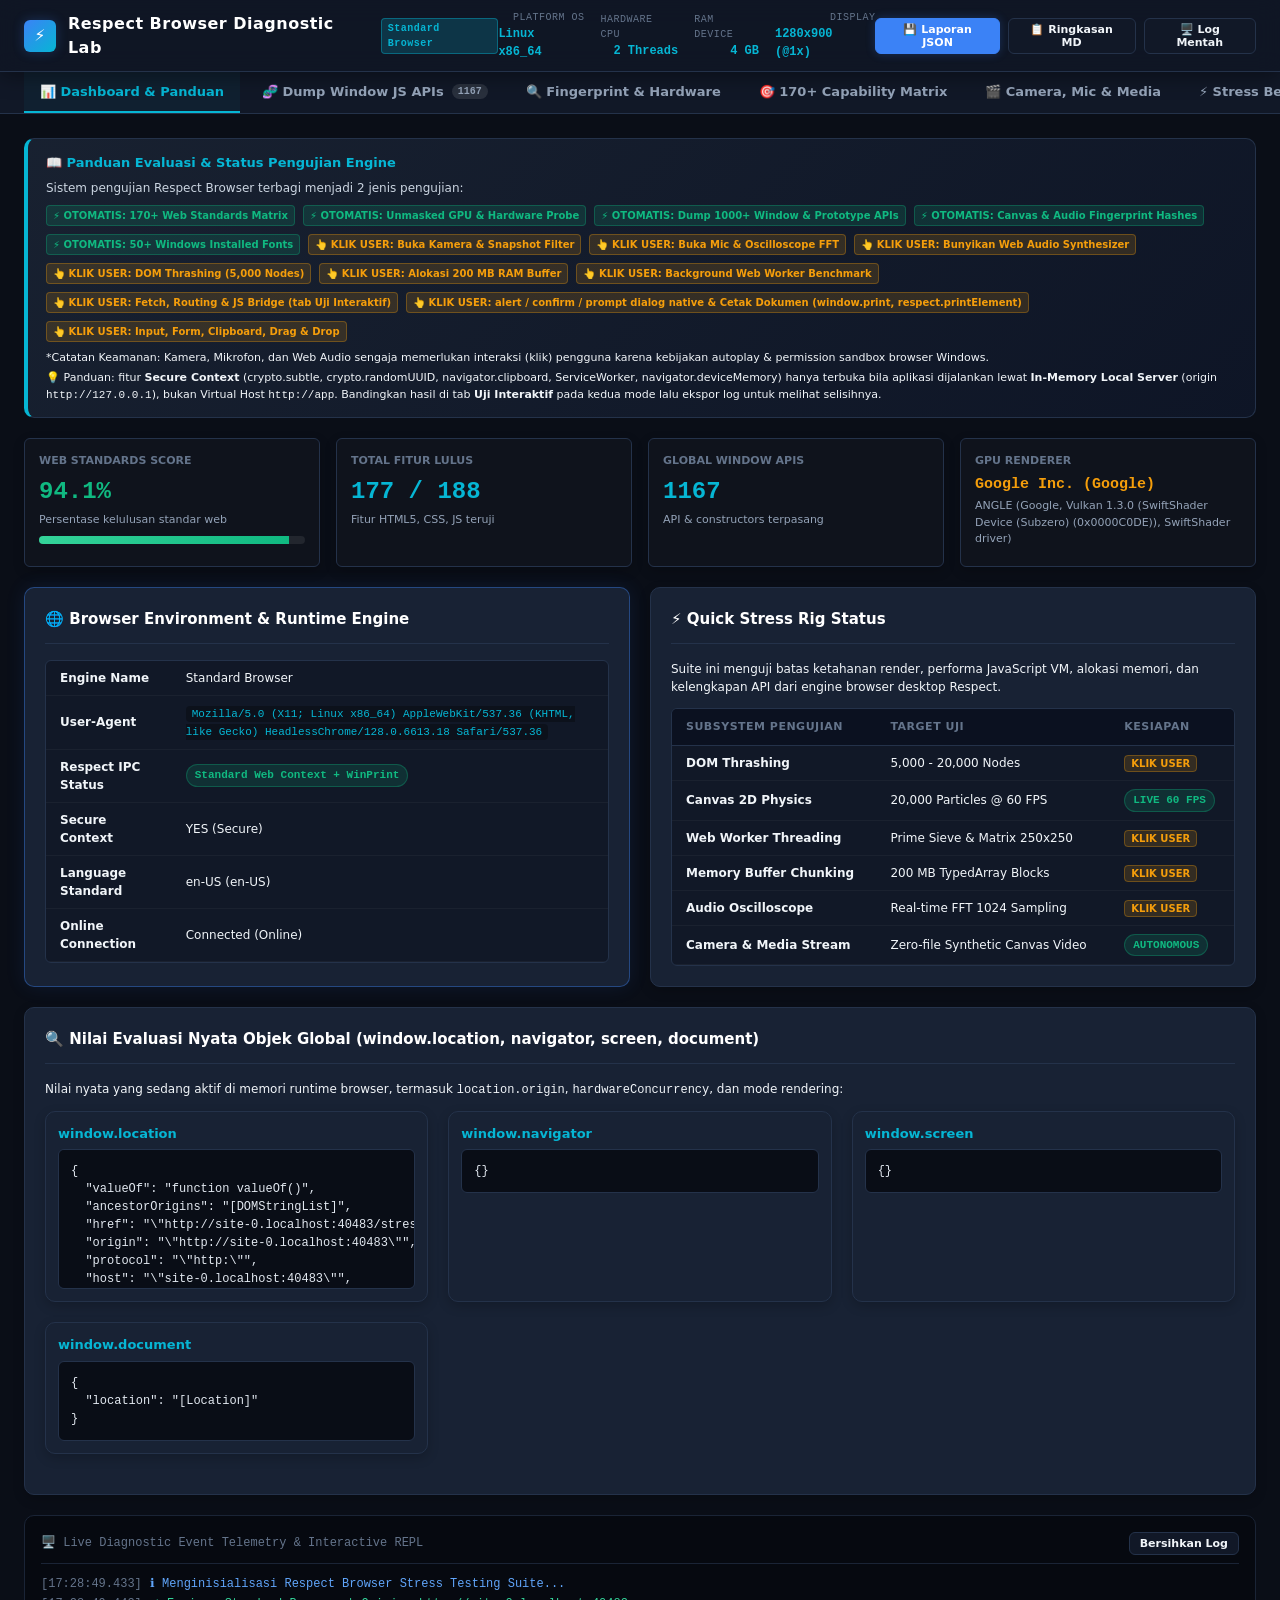
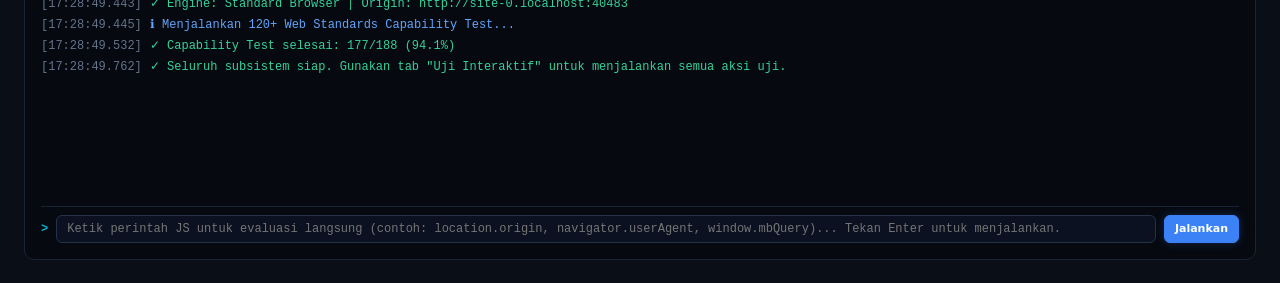
<file: stress-testing/index.html>
<!DOCTYPE html>
<html lang="id">
<head>
  <meta charset="UTF-8">
  <meta name="viewport" content="width=device-width, initial-scale=1.0">
  <title>Respect Browser Stress Testing & Capability Suite</title>
  <link rel="stylesheet" href="css/style.css">
</head>
<body>

  <!-- =======================================================================
       HUD HEADER & TELEMETRY BAR
       ======================================================================= -->
  <header class="hud-header">
    <div class="hud-brand">
      <div class="hud-logo">⚡</div>
      <div class="hud-title">
        <h1>Respect Browser Diagnostic Lab <span class="badge" id="hudEngineBadge">Detecting Engine...</span></h1>
      </div>
    </div>

    <div class="hud-telemetry">
      <div class="telemetry-item">
        <span class="telemetry-label">Platform OS</span>
        <span class="telemetry-val" id="hudPlatform">Detecting...</span>
      </div>
      <div class="telemetry-item">
        <span class="telemetry-label">Hardware CPU</span>
        <span class="telemetry-val" id="hudCores">-- Cores</span>
      </div>
      <div class="telemetry-item">
        <span class="telemetry-label">RAM Device</span>
        <span class="telemetry-val" id="hudRam">-- GB</span>
      </div>
      <div class="telemetry-item">
        <span class="telemetry-label">Display</span>
        <span class="telemetry-val" id="hudResolution">--</span>
      </div>
    </div>

    <div class="hud-actions">
      <button class="btn btn-sm btn-primary" onclick="openReportModal('json')">💾 Laporan JSON</button>
      <button class="btn btn-sm" onclick="openReportModal('markdown')">📋 Ringkasan MD</button>
      <button class="btn btn-sm" onclick="openReportModal('text')">🖥️ Log Mentah</button>
    </div>
  </header>

  <!-- =======================================================================
       NAVIGATION TABS
       ======================================================================= -->
  <nav class="nav-tabs">
    <button class="tab-btn active" data-tab="tab-dashboard">
      <span>📊 Dashboard & Panduan</span>
    </button>
    <button class="tab-btn" data-tab="tab-apidump">
      <span>🧬 Dump Window JS APIs</span>
      <span class="tab-badge" id="totalApisBadge">1000+</span>
    </button>
    <button class="tab-btn" data-tab="tab-fingerprint">
      <span>🔍 Fingerprint & Hardware</span>
    </button>
    <button class="tab-btn" data-tab="tab-capability">
      <span>🎯 170+ Capability Matrix</span>
    </button>
    <button class="tab-btn" data-tab="tab-medialab">
      <span>🎬 Camera, Mic & Media</span>
    </button>
    <button class="tab-btn" data-tab="tab-stress">
      <span>⚡ Stress Benchmarks</span>
    </button>
    <button class="tab-btn" data-tab="tab-runner">
      <span>🧪 Uji Interaktif & Otomasi</span>
      <span class="tab-badge" id="runnerBadge">Quick</span>
    </button>
  </nav>

  <!-- =======================================================================
       MAIN CONTAINER & TAB PANES
       ======================================================================= -->
  <main class="test-container">

    <!-- 1. DASHBOARD & QUICK SUMMARY TAB -->
    <div id="tab-dashboard" class="tab-pane active">

      <!-- PANDUAN PENGUJIAN & STATUS TRIGGER -->
      <div class="guide-banner">
        <h4>📖 Panduan Evaluasi & Status Pengujian Engine</h4>
        <p style="margin-bottom: 8px; color: #cbd5e1;">
          Sistem pengujian Respect Browser terbagi menjadi 2 jenis pengujian:
        </p>
        <div style="display: flex; flex-wrap: wrap; gap: 8px; margin-bottom: 8px;">
          <span class="badge-auto">⚡ OTOMATIS: 170+ Web Standards Matrix</span>
          <span class="badge-auto">⚡ OTOMATIS: Unmasked GPU & Hardware Probe</span>
          <span class="badge-auto">⚡ OTOMATIS: Dump 1000+ Window & Prototype APIs</span>
          <span class="badge-auto">⚡ OTOMATIS: Canvas & Audio Fingerprint Hashes</span>
          <span class="badge-auto">⚡ OTOMATIS: 50+ Windows Installed Fonts</span>
          <span class="badge-interactive">👆 KLIK USER: Buka Kamera & Snapshot Filter</span>
          <span class="badge-interactive">👆 KLIK USER: Buka Mic & Oscilloscope FFT</span>
          <span class="badge-interactive">👆 KLIK USER: Bunyikan Web Audio Synthesizer</span>
          <span class="badge-interactive">👆 KLIK USER: DOM Thrashing (5,000 Nodes)</span>
          <span class="badge-interactive">👆 KLIK USER: Alokasi 200 MB RAM Buffer</span>
          <span class="badge-interactive">👆 KLIK USER: Background Web Worker Benchmark</span>
          <span class="badge-interactive">👆 KLIK USER: Fetch, Routing & JS Bridge (tab Uji Interaktif)</span>
          <span class="badge-interactive">👆 KLIK USER: alert / confirm / prompt dialog native &amp; Cetak Dokumen (window.print, respect.printElement)</span>
          <span class="badge-interactive">👆 KLIK USER: Input, Form, Clipboard, Drag &amp; Drop</span>
        </div>
        <p class="muted" style="font-size: 11px;">
          *Catatan Keamanan: Kamera, Mikrofon, dan Web Audio sengaja memerlukan interaksi (klik) pengguna karena kebijakan autoplay & permission sandbox browser Windows.
        </p>
        <p class="muted" style="font-size: 11px; margin-top: 4px;">
          💡 Panduan: fitur <strong>Secure Context</strong> (crypto.subtle, crypto.randomUUID, navigator.clipboard, ServiceWorker, navigator.deviceMemory) hanya terbuka bila aplikasi dijalankan lewat <strong>In-Memory Local Server</strong> (origin <code>http://127.0.0.1</code>), bukan Virtual Host <code>http://app</code>. Bandingkan hasil di tab <strong>Uji Interaktif</strong> pada kedua mode lalu ekspor log untuk melihat selisihnya.
        </p>
      </div>

      <div class="grid-4">
        <div class="card stat-tile">
          <span class="stat-label">Web Standards Score</span>
          <span class="stat-value ok" id="totalScoreVal">--%</span>
          <span class="stat-sub">Persentase kelulusan standar web</span>
          <div class="meter-bar"><div class="meter-fill" id="scoreMeterFill"></div></div>
        </div>

        <div class="card stat-tile">
          <span class="stat-label">Total Fitur Lulus</span>
          <span class="stat-value info" id="totalPassedVal">-- / --</span>
          <span class="stat-sub">Fitur HTML5, CSS, JS teruji</span>
        </div>

        <div class="card stat-tile">
          <span class="stat-label">Global Window APIs</span>
          <span class="stat-value info" id="totalApisVal">--</span>
          <span class="stat-sub">API & constructors terpasang</span>
        </div>

        <div class="card stat-tile">
          <span class="stat-label">GPU Renderer</span>
          <span class="stat-value warn" id="gpuVendor" style="font-size: 15px; font-weight: 700; word-break: break-all;">--</span>
          <span class="stat-sub" id="gpuRenderer" style="font-size: 11px;">Mendeteksi hardware...</span>
        </div>
      </div>

      <div class="grid-2">
        <div class="card highlight">
          <div class="card-header">
            <h3>🌐 Browser Environment & Runtime Engine</h3>
          </div>
          <div class="table-wrapper">
            <table class="data-table">
              <tbody>
                <tr><td><strong>Engine Name</strong></td><td id="envEngineName">Chromium / Miniblink Hybrid</td></tr>
                <tr><td><strong>User-Agent</strong></td><td><code id="envUserAgent" class="code-pill" style="white-space: normal;">--</code></td></tr>
                <tr><td><strong>Respect IPC Status</strong></td><td><span class="status-badge pass" id="envIpcStatus">IPC Connected</span></td></tr>
                <tr><td><strong>Secure Context</strong></td><td id="envSecureContext">--</td></tr>
                <tr><td><strong>Language Standard</strong></td><td id="envLanguage">--</td></tr>
                <tr><td><strong>Online Connection</strong></td><td id="envOnline">--</td></tr>
              </tbody>
            </table>
          </div>
        </div>

        <div class="card">
          <div class="card-header">
            <h3>⚡ Quick Stress Rig Status</h3>
          </div>
          <p class="muted" style="margin-bottom: 12px; font-size: 12px;">
            Suite ini menguji batas ketahanan render, performa JavaScript VM, alokasi memori, dan kelengkapan API dari engine browser desktop Respect.
          </p>
          <div class="table-wrapper">
            <table class="data-table">
              <thead>
                <tr><th>Subsystem Pengujian</th><th>Target Uji</th><th>Kesiapan</th></tr>
              </thead>
              <tbody>
                <tr><td><strong>DOM Thrashing</strong></td><td>5,000 - 20,000 Nodes</td><td><span class="badge-interactive">KLIK USER</span></td></tr>
                <tr><td><strong>Canvas 2D Physics</strong></td><td>20,000 Particles @ 60 FPS</td><td><span class="status-badge pass">LIVE 60 FPS</span></td></tr>
                <tr><td><strong>Web Worker Threading</strong></td><td>Prime Sieve & Matrix 250x250</td><td><span class="badge-interactive">KLIK USER</span></td></tr>
                <tr><td><strong>Memory Buffer Chunking</strong></td><td>200 MB TypedArray Blocks</td><td><span class="badge-interactive">KLIK USER</span></td></tr>
                <tr><td><strong>Audio Oscilloscope</strong></td><td>Real-time FFT 1024 Sampling</td><td><span class="badge-interactive">KLIK USER</span></td></tr>
                <tr><td><strong>Camera & Media Stream</strong></td><td>Zero-file Synthetic Canvas Video</td><td><span class="status-badge pass">AUTONOMOUS</span></td></tr>
              </tbody>
            </table>
          </div>
        </div>
      </div>

      <!-- Essential Global Namespaces Evaluated -->
      <div class="card" style="margin-top: 20px;">
        <div class="card-header">
          <h3>🔍 Nilai Evaluasi Nyata Objek Global (window.location, navigator, screen, document)</h3>
        </div>
        <p class="muted" style="font-size: 12px; margin-bottom: 12px;">
          Nilai nyata yang sedang aktif di memori runtime browser, termasuk <code>location.origin</code>, <code>hardwareConcurrency</code>, dan mode rendering:
        </p>
        <div class="grid-2" id="essentialNamespacesContainer">
          <!-- Populated by JS -->
        </div>
      </div>

    </div>

    <!-- 2. DUMP WINDOW JS APIS TAB -->
    <div id="tab-apidump" class="tab-pane">
      <div class="grid-4">
        <div class="card stat-tile">
          <span class="stat-label">Total APIs Terdaftar</span>
          <span class="stat-value info" id="totalApisCountTile">--</span>
          <span class="stat-sub">Object.getOwnPropertyNames</span>
        </div>
        <div class="card stat-tile">
          <span class="stat-label">Classes / Constructors</span>
          <span class="stat-value ok" id="totalConstructorsVal">--</span>
          <span class="stat-sub">ES6 Classes & Window types</span>
        </div>
        <div class="card stat-tile">
          <span class="stat-label">Callable Functions</span>
          <span class="stat-value warn" id="totalFunctionsVal">--</span>
          <span class="stat-sub">Global methods bawaan</span>
        </div>
        <div class="card stat-tile">
          <span class="stat-label">Namespaces & Objects</span>
          <span class="stat-value info" id="totalObjectsVal">--</span>
          <span class="stat-sub">Subsystems (crypto, nav, etc.)</span>
        </div>
      </div>

      <div class="card">
        <div class="card-header">
          <h3>🧬 Window & Global Scope Property Explorer (Klik Baris untuk Detail Mendalam)</h3>
          <div class="actions">
            <select id="apiFilterSelect" class="btn btn-sm">
              <option value="all">Semua Tipe API</option>
              <option value="constructor">Class / Constructor</option>
              <option value="function">Callable Function</option>
              <option value="object">Object Namespace</option>
              <option value="value">Primitive / Value</option>
              <option value="respect">Respect Injected Hooks</option>
            </select>
          </div>
        </div>

        <div style="margin-bottom: 12px; display: flex; gap: 12px; align-items: center;">
          <input type="text" id="apiSearchInput" class="search-input" placeholder="Cari nama atau nilai API (contoh: origin, crypto, Worker, mbQuery, matchMedia)...">
          <span id="apiFilteredCount" class="muted" style="font-size: 11px; white-space: nowrap;">Memuat...</span>
        </div>

        <div class="table-wrapper" style="max-height: 550px;">
          <table class="data-table">
            <thead>
              <tr>
                <th style="width: 25%;">Nama Properti / API</th>
                <th style="width: 22%;">Klasifikasi & Tipe</th>
                <th style="width: 38%;">Nilai Saat Ini (Current Value)</th>
                <th style="width: 15%;">Asal Objek</th>
              </tr>
            </thead>
            <tbody id="apiDumpTableBody">
              <!-- Populated by JS -->
            </tbody>
          </table>
        </div>
      </div>
    </div>

    <!-- 3. FINGERPRINT & HARDWARE LAB TAB -->
    <div id="tab-fingerprint" class="tab-pane">
      <div class="grid-2">
        <!-- GPU & WebGL -->
        <div class="card">
          <div class="card-header">
            <h3>🎮 Unmasked GPU & WebGL Hardware</h3>
          </div>
          <div class="table-wrapper">
            <table class="data-table">
              <tbody>
                <tr><td><strong>WebGL API Version</strong></td><td id="glVersion">--</td></tr>
                <tr><td><strong>Unmasked GPU Renderer</strong></td><td><code id="gpuRendererDetailed" class="code-pill">--</code></td></tr>
                <tr><td><strong>Max Texture Size</strong></td><td id="glMaxTexture">--</td></tr>
                <tr><td><strong>Shading Language</strong></td><td id="glShadingLang">--</td></tr>
                <tr><td><strong>Supported Extensions</strong></td><td id="glExtensionsCount">--</td></tr>
              </tbody>
            </table>
          </div>
        </div>

        <!-- Canvas & Audio Fingerprint Hashes -->
        <div class="card">
          <div class="card-header">
            <h3>🎨 Canvas & Audio Fingerprint Hashes</h3>
          </div>
          <div style="display: flex; gap: 16px; margin-bottom: 16px;">
            <div style="flex: 1;">
              <span class="telemetry-label">Canvas 2D Fingerprint Hash</span>
              <div style="font-size: 18px; font-weight: 800; font-family: var(--font-mono); color: var(--accent-cyan); margin: 4px 0;" id="canvasHashVal">--</div>
              <img id="canvasFpPreview" style="border: 1px solid var(--border-color); border-radius: 4px; max-width: 100%; height: auto;" alt="Canvas Preview">
            </div>
            <div style="flex: 1;">
              <span class="telemetry-label">AudioContext Synthetic Hash</span>
              <div style="font-size: 18px; font-weight: 800; font-family: var(--font-mono); color: var(--accent-purple); margin: 4px 0;" id="audioHashVal">--</div>
              <span class="muted" style="font-size: 11px;">Dihitung dari render buffer DynamicsCompressor 44.1kHz.</span>
            </div>
          </div>
        </div>
      </div>

      <!-- Fonts & Codecs Probe -->
      <div class="grid-2">
        <div class="card">
          <div class="card-header">
            <h3>🔤 System Installed Fonts Probe (<span id="fontsDetectedCount">--</span>)</h3>
          </div>
          <p class="muted" style="font-size: 11px; margin-bottom: 8px;">Mendeteksi keberadaan font Windows lokal via canvas measurement delta:</p>
          <div id="fontsBadgeContainer" style="display: flex; flex-wrap: wrap; gap: 4px; max-height: 200px; overflow-y: auto;">
            <!-- Fonts populated here -->
          </div>
        </div>

        <div class="card">
          <div class="card-header">
            <h3>💾 Storage Subsystem & Quota</h3>
          </div>
          <div class="table-wrapper">
            <table class="data-table">
              <tbody>
                <tr><td><strong>Storage Quota Estimate</strong></td><td id="storageQuotaVal">--</td></tr>
                <tr><td><strong>LocalStorage</strong></td><td><span class="status-badge pass">YES</span></td></tr>
                <tr><td><strong>SessionStorage</strong></td><td><span class="status-badge pass">YES</span></td></tr>
                <tr><td><strong>IndexedDB Database</strong></td><td><span class="status-badge pass">YES</span></td></tr>
                <tr><td><strong>Origin Private File System (OPFS)</strong></td><td><span class="status-badge info" id="storageOpfs">PROBING</span></td></tr>
              </tbody>
            </table>
          </div>
        </div>
      </div>

      <!-- Codecs Support Matrix -->
      <div class="grid-2">
        <div class="card">
          <div class="card-header">
            <h3>🎬 Video Codecs Compatibility</h3>
          </div>
          <div id="videoCodecsList"></div>
        </div>

        <div class="card">
          <div class="card-header">
            <h3>🔊 Audio Codecs Compatibility</h3>
          </div>
          <div id="audioCodecsList"></div>
        </div>
      </div>
    </div>

    <!-- 4. CAPABILITY MATRIX TAB -->
    <div id="tab-capability" class="tab-pane">
      <div class="card">
        <div class="card-header">
          <h3>🎯 170+ Web Standards Diagnostic Matrix</h3>
          <div class="actions">
            <button class="btn btn-sm btn-primary" onclick="CapabilityEngine.runAllTests();">🔄 Jalankan Ulang Test</button>
          </div>
        </div>

        <div class="table-wrapper" style="max-height: 600px;">
          <table class="data-table">
            <thead>
              <tr>
                <th style="width: 15%;">Kategori</th>
                <th style="width: 35%;">Fitur Standar Web</th>
                <th style="width: 15%;">Hasil Uji</th>
                <th style="width: 35%;">Detail / Log Eksekusi</th>
              </tr>
            </thead>
            <tbody id="capabilityTableBody">
              <!-- Populated by JS -->
            </tbody>
          </table>
        </div>
      </div>
    </div>

    <!-- 5. MEDIA LAB TAB -->
    <div id="tab-medialab" class="tab-pane">
      <div class="grid-2">
        <!-- Camera Video Feed & Snapshot -->
        <div class="card">
          <div class="card-header">
            <h3>📷 Live Camera & Image Filters <span class="badge-interactive" style="margin-left: 8px;">Memerlukan Klik</span></h3>
            <div class="actions">
              <button class="btn btn-sm btn-success" id="btnStartCam">Buka Kamera</button>
              <button class="btn btn-sm btn-danger" id="btnStopCam">Stop</button>
            </div>
          </div>
          <div class="media-preview-box">
            <video id="cameraVideo" autoplay playsinline muted style="display: none;"></video>
            <canvas id="cameraVirtualFeed" width="640" height="360" style="width: 100%; height: 100%; object-fit: contain; display: block;"></canvas>
          </div>
          <div style="margin-top: 10px; display: flex; gap: 8px; align-items: center;">
            <select id="cameraFilterSelect" class="btn btn-sm">
              <option value="none">Tanpa Filter</option>
              <option value="grayscale">Grayscale</option>
              <option value="invert">Invert Colors</option>
              <option value="sepia">Sepia Tone</option>
            </select>
            <button class="btn btn-sm btn-primary" id="btnSnapCam">Ambil Snapshot Canvas</button>
            <span id="cameraStatus" class="muted" style="font-size: 11px;">Standby</span>
          </div>
          <div style="margin-top: 10px;">
            <canvas id="cameraCanvas" style="width: 100%; height: 120px; border: 1px solid var(--border-color); border-radius: 4px; object-fit: contain;"></canvas>
          </div>
        </div>

        <!-- Microphone Oscilloscope & VU Meter -->
        <div class="card">
          <div class="card-header">
            <h3>🎙️ Microphone & Real-Time Waveform Oscilloscope <span class="badge-interactive" style="margin-left: 8px;">Memerlukan Klik</span></h3>
            <div class="actions">
              <button class="btn btn-sm btn-success" id="btnStartMic">Buka Mic</button>
              <button class="btn btn-sm btn-danger" id="btnStopMic">Stop</button>
            </div>
          </div>
          <canvas id="micCanvas" class="oscilloscope-canvas" width="600" height="150"></canvas>
          <div style="margin-top: 8px;">
            <span class="telemetry-label">Live VU Decibel Meter</span>
            <div class="meter-bar"><div class="meter-fill green" id="micMeterFill"></div></div>
            <span id="micStatus" class="muted" style="font-size: 11px;">Standby</span>
          </div>
        </div>
      </div>

      <div class="grid-2">
        <!-- Web Audio Synthesizer -->
        <div class="card">
          <div class="card-header">
            <h3>🎹 Web Audio Harmonic Synthesizer <span class="badge-interactive" style="margin-left: 8px;">Memerlukan Klik</span></h3>
            <div class="actions">
              <button class="btn btn-sm btn-primary" id="btnStartSynth">Bunyikan</button>
              <button class="btn btn-sm btn-danger" id="btnStopSynth">Hentikan</button>
            </div>
          </div>
          <div style="margin-bottom: 12px;">
            <div style="display: flex; justify-content: space-between; margin-bottom: 4px;">
              <span class="telemetry-label">Frekuensi Gelombang</span>
              <span id="synthFreqVal" class="code-pill">440 Hz</span>
            </div>
            <input type="range" id="synthFreqRange" min="100" max="2000" value="440" style="width: 100%;">
          </div>
          <div style="display: flex; gap: 8px; align-items: center;">
            <select id="synthWaveSelect" class="btn btn-sm">
              <option value="sine">Sine Wave (Murni)</option>
              <option value="square">Square Wave (Retro 8-bit)</option>
              <option value="sawtooth">Sawtooth Wave</option>
              <option value="triangle">Triangle Wave</option>
            </select>
            <span id="synthStatus" class="muted" style="font-size: 11px;">Standby</span>
          </div>
        </div>

        <!-- Autonomous Video Generator -->
        <div class="card">
          <div class="card-header">
            <h3>📺 Autonomous Video Pipeline (Zero-File Canvas Stream) <span class="badge-auto" style="margin-left: 8px;">Otomatis</span></h3>
          </div>
          <div class="media-preview-box">
            <video id="testVideo" controls autoplay loop playsinline muted></video>
          </div>
          <div style="margin-top: 8px; display: flex; justify-content: space-between; align-items: center;">
            <span id="videoStatus" class="muted" style="font-size: 11px;">Stream Active</span>
            <button class="btn btn-sm" onclick="document.getElementById('testVideo').requestPictureInPicture()">Picture-in-Picture</button>
          </div>
        </div>
      </div>

      <!-- Speech TTS -->
      <div class="card">
        <div class="card-header">
          <h3>🗣️ Speech Synthesis (TTS Text-to-Speech) <span class="badge-interactive" style="margin-left: 8px;">Memerlukan Klik</span></h3>
        </div>
        <div style="display: flex; gap: 12px; margin-bottom: 8px;">
          <input type="text" id="ttsTextInput" class="search-input" value="Respect Desktop adalah browser mandiri super cepat dan handal.">
          <button class="btn btn-primary" id="btnSpeak">Ucapkan Teks</button>
          <button class="btn btn-danger" id="btnStopSpeak">Batal</button>
        </div>
        <span id="ttsStatus" class="muted" style="font-size: 11px;">Standby</span>
      </div>
    </div>

    <!-- 6. STRESS BENCHMARKS TAB -->
    <div id="tab-stress" class="tab-pane">
      <!-- 20K Particle Physics Simulation -->
      <div class="card highlight">
        <div class="card-header">
          <h3>⚡ 2D Canvas Particle Physics Stress Rig (Hingga 20,000 Partikel) <span class="badge-auto" style="margin-left: 8px;">Live Render</span></h3>
          <div class="benchmark-fps-meter">
            <span class="val" id="fpsValue">60</span>
            <span class="unit">FPS (Min: <span id="minFpsValue">--</span>)</span>
          </div>
        </div>
        <div style="margin-bottom: 8px; display: flex; justify-content: space-between; align-items: center;">
          <span class="telemetry-label">Jumlah Partikel Simultan (Geser Slider untuk Menguji Beban)</span>
          <span id="particleCountLabel" class="code-pill">5000 Particles</span>
        </div>
        <input type="range" id="particleCountRange" min="1000" max="20000" step="1000" value="5000" style="width: 100%; margin-bottom: 12px;">
        <canvas id="particleCanvas" width="900" height="300" style="width: 100%; height: 300px; background: #070b12; border-radius: 6px; border: 1px solid var(--border-color);"></canvas>
      </div>

      <div class="grid-2">
        <!-- DOM Thrashing -->
        <div class="card">
          <div class="card-header">
            <h3>🌳 DOM Thrashing & Mutation Benchmark <span class="badge-interactive" style="margin-left: 8px;">Memerlukan Klik</span></h3>
            <button class="btn btn-sm btn-primary" id="btnRunDomStress">Uji 5,000 Nodes</button>
          </div>
          <p class="muted" style="font-size: 11px; margin-bottom: 8px;">Menguji kecepatan pembuatan node, layout reflow, kalkulasi style, dan pembersihan memori DOM:</p>
          <div id="domStressContainer" style="max-height: 80px; overflow: hidden; border: 1px solid var(--border-color); border-radius: 4px; padding: 4px; margin-bottom: 8px; background: #070b12;"></div>
          <pre class="code-block" id="domStressResult">Tekan tombol di atas untuk menjalankan pengujian.</pre>
        </div>

        <!-- Compute Main vs Worker -->
        <div class="card">
          <div class="card-header">
            <h3>🧠 JavaScript Compute Benchmark (Prime Sieve) <span class="badge-interactive" style="margin-left: 8px;">Memerlukan Klik</span></h3>
            <div class="actions">
              <button class="btn btn-sm" id="btnRunMainCompute">Main Thread (Sync)</button>
              <button class="btn btn-sm btn-success" id="btnRunWorkerCompute">Web Worker (Thread)</button>
            </div>
          </div>
          <p class="muted" style="font-size: 11px; margin-bottom: 8px;">Menguji kecepatan komputasi algoritma Sieve of Eratosthenes hingga 1,500,000 bilangan prima:</p>
          <pre class="code-block" id="computeResult">Pilih Main Thread atau Web Worker untuk mengukur durasi eksekusi.</pre>
        </div>
      </div>

      <div class="grid-2">
        <!-- Memory Stress -->
        <div class="card">
          <div class="card-header">
            <h3>💾 Memory Buffer Allocation & Garbage Collection <span class="badge-interactive" style="margin-left: 8px;">Memerlukan Klik</span></h3>
            <button class="btn btn-sm btn-primary" id="btnRunMemStress">Alokasikan 200 MB</button>
          </div>
          <p class="muted" style="font-size: 11px; margin-bottom: 8px;">Menguji ketahanan alokasi RAM chunking TypedArray dan latensi dereferencing GC:</p>
          <pre class="code-block" id="memStressResult">Tekan tombol untuk mengalokasikan memori.</pre>
        </div>

        <!-- Storage IO -->
        <div class="card">
          <div class="card-header">
            <h3>⚡ Storage I/O Throughput Stress <span class="badge-interactive" style="margin-left: 8px;">Memerlukan Klik</span></h3>
            <button class="btn btn-sm btn-primary" id="btnRunStorageStress">Uji 1,000 Transaksi</button>
          </div>
          <p class="muted" style="font-size: 11px; margin-bottom: 8px;">Menguji operasi bulk write, bulk read, dan bulk delete per detik (ops/sec):</p>
          <pre class="code-block" id="storageIoResult">Tekan tombol untuk menguji throughput I/O.</pre>
        </div>
      </div>
    </div>

    <!-- 7. INTERACTIVE FEATURE LAB / QUICK RUNNER TAB -->
    <div id="tab-runner" class="tab-pane">

      <div class="guide-banner">
        <h4>🧪 Pusat Uji Interaktif (Quick Runner)</h4>
        <p style="color: #cbd5e1; font-size: 12px; margin-bottom: 6px;">
          Semua aksi yang membutuhkan klik, dialog, atau interaksi dikumpulkan di satu tempat ini.
          Jalankan per-aksi memakai tombol <em>Jalankan</em>, atau tekan
          <strong>▶ Jalankan Semua (Otomatis)</strong> untuk mengeksekusi seluruh uji aman secara berurutan.
          Setiap hasil otomatis tercatat di log dan ikut diekspor ke laporan (JSON / Markdown / Log Mentah).
        </p>
        <p class="muted" style="font-size: 11px;">
          Aksi bertanda <span class="status-badge warn">DIALOG</span> membuka alert/confirm/prompt/popup native.
          Aksi bertanda <span class="status-badge fail">HAZARD</span> (misalnya <code>window.open</code>) dapat menimpa window utama
          atau membekukan aplikasi pada engine embedded ini — aksi HAZARD <strong>tidak pernah</strong> dijalankan oleh tombol Run All,
          hanya bisa diklik manual satu per satu. Siapkan restart aplikasi sebelum mencobanya dan catat hasilnya di kolom Catatan.
        </p>
      </div>

      <div class="card highlight">
        <div class="card-header">
          <h3>⚙️ Kontrol Otomasi</h3>
          <div class="actions">
            <button class="btn btn-sm btn-primary" onclick="runAllFeatureTests(false)">▶ Jalankan Semua (Otomatis)</button>
            <button class="btn btn-sm" onclick="runAllFeatureTests(true)">🧭 Termasuk Dialog Manual</button>
            <button class="btn btn-sm btn-danger" onclick="stopFeatureTests()">⏹ Stop</button>
            <button class="btn btn-sm" onclick="resetFeatureTests()">🔁 Reset</button>
          </div>
        </div>
        <div class="grid-4">
          <div class="card stat-tile">
            <span class="stat-label">Aksi Teruji</span>
            <span class="stat-value info" id="runnerTotal">0</span>
            <span class="stat-sub">Aksi yang sudah dijalankan</span>
          </div>
          <div class="card stat-tile">
            <span class="stat-label">Lulus</span>
            <span class="stat-value ok" id="runnerPassed">0</span>
            <span class="stat-sub">Berjalan sesuai harapan</span>
          </div>
          <div class="card stat-tile">
            <span class="stat-label">Gagal</span>
            <span class="stat-value fail" id="runnerFailed">0</span>
            <span class="stat-sub">Ditolak / tidak didukung</span>
          </div>
          <div class="card stat-tile">
            <span class="stat-label">Interceptor</span>
            <span class="stat-value warn" style="font-size: 14px;" id="runnerInterceptor">--</span>
            <span class="stat-sub">mbQuery / ipc / fetch</span>
          </div>
        </div>
        <div id="runnerProgressWrap" class="meter-bar" style="display: none;"><div class="meter-fill green" id="runnerProgress"></div></div>
      </div>

      <div class="card">
        <div class="card-header">
          <h3>🤖 Aksi Otomatis (tanpa interaksi)</h3>
        </div>
        <div class="table-wrapper" style="max-height: 480px;">
          <table class="data-table">
            <thead>
              <tr>
                <th style="width: 12%;">Kategori</th>
                <th style="width: 38%;">Aksi Uji</th>
                <th style="width: 34%;">Hasil</th>
                <th style="width: 16%;">Jalankan</th>
              </tr>
            </thead>
            <tbody id="runnerAutoBody"><!-- Populated by JS --></tbody>
          </table>
        </div>
      </div>

      <div class="card">
        <div class="card-header">
          <h3>👆 Aksi Interaktif (perlu klik / dialog native)</h3>
        </div>
        <div class="table-wrapper" style="max-height: 520px;">
          <table class="data-table">
            <thead>
              <tr>
                <th style="width: 12%;">Kategori</th>
                <th style="width: 38%;">Aksi Uji</th>
                <th style="width: 34%;">Hasil</th>
                <th style="width: 16%;">Jalankan</th>
              </tr>
            </thead>
            <tbody id="runnerManualBody"><!-- Populated by JS --></tbody>
          </table>
        </div>
      </div>

      <div class="card">
        <div class="card-header">
          <h3>🎬 Uji Media Manual (MP3 / MP4 / URL)</h3>
        </div>
        <div class="grid-2">
          <div>
            <label class="muted" style="font-size: 11px;">Pilih file audio/video lokal, lalu jalankan aksi <code>media-local-file</code>:</label>
            <input type="file" id="mediaFileInput" accept="audio/*,video/*" style="margin-top:6px;">
          </div>
          <div>
            <label class="muted" style="font-size: 11px;">URL media langsung (mp3/mp4), lalu jalankan <code>media-direct-url</code>:</label>
            <input type="text" id="mediaUrlInput" class="modal-textarea" style="height:auto; padding:6px; margin-top:6px;" placeholder="https://contoh.com/audio.mp3">
          </div>
        </div>
        <p class="muted" style="font-size: 11px; margin-top: 8px;">
          Aksi <code>streaming-mse</code> dan <code>streaming-hls-native</code> (otomatis) menentukan apakah YouTube/hls.js bisa jalan.
          HLS (<code>.m3u8</code>) butuh MSE + hls.js; Spotify Web butuh DRM (EME/Widevine).
        </p>
      </div>

      <div class="grid-2">
        <div class="card">
          <div class="card-header">
            <h3>📋 Checklist Verifikasi Manual</h3>
            <div class="actions">
              <button class="btn btn-sm btn-danger" onclick="clearManualState()">🗑 Bersihkan Semua</button>
            </div>
          </div>
          <p class="muted" style="font-size: 11px; margin-bottom: 8px;">
            Tandai setelah memverifikasi perilaku engine secara manual. Status tersimpan otomatis dan ikut dilampirkan ke laporan.
            Tombol Bersihkan menghapus checklist &amp; catatan dari sesi sebelumnya agar log baru tidak memuat data lama.
          </p>
          <div id="manualChecklistContainer" class="checklist-box"><!-- Populated by JS --></div>
        </div>

        <div class="card">
          <div class="card-header">
            <h3>📝 Catatan Manual Penguji</h3>
          </div>
          <p class="muted" style="font-size: 11px; margin-bottom: 8px;">
            Catat kejadian penting (contoh: "saat klik Stop Camera, aplikasi force close"). Ikut tersimpan dan diekspor ke laporan.
          </p>
          <textarea id="manualNotesInput" class="modal-textarea" style="height: 200px;" placeholder="Tulis temuan manual di sini..."></textarea>
        </div>
      </div>

    </div>

    <!-- TERMINAL / CONSOLE LOG HUD & INTERACTIVE REPL -->
    <div class="terminal-card">
      <div class="terminal-header">
        <span>🖥️ Live Diagnostic Event Telemetry &amp; Interactive REPL</span>
        <button class="btn btn-sm" onclick="clearTerminal()">Bersihkan Log</button>
      </div>
      <div class="terminal-body" id="terminalBody">
        <!-- Live logs populated here -->
      </div>
      <div class="repl-container">
        <span class="repl-prompt">&gt;</span>
        <input type="text" id="replInput" class="repl-input" placeholder="Ketik perintah JS untuk evaluasi langsung (contoh: location.origin, navigator.userAgent, window.mbQuery)... Tekan Enter untuk menjalankan.">
        <button class="btn btn-sm btn-primary" id="btnReplRun">Jalankan</button>
      </div>
    </div>

  </main>

  <!-- =======================================================================
       REPORT INSPECTOR MODAL
       ======================================================================= -->
  <div id="reportModal" class="modal-backdrop">
    <div class="modal-window">
      <div class="modal-header">
        <h3 id="modalReportTitle">💾 Laporan Audit Browser</h3>
        <div style="display: flex; gap: 8px;">
          <button id="modalTabJson" class="btn btn-sm btn-primary" onclick="switchReportFormat('json')">Format JSON</button>
          <button id="modalTabMd" class="btn btn-sm" onclick="switchReportFormat('markdown')">Format Markdown</button>
          <button id="modalTabLog" class="btn btn-sm" onclick="switchReportFormat('text')">Log Mentah</button>
          <button class="btn btn-sm" onclick="closeReportModal()">✕ Tutup</button>
        </div>
      </div>
      <div class="modal-body">
        <p class="muted" style="font-size: 11px;">
          Laporan di bawah ini memuat hasil evaluasi lengkap seluruh standar web, spesifikasi hardware, GPU unmasked, dan daftar API. Anda dapat menyalinnya langsung atau mengunduh berkasnya:
        </p>
        <textarea id="reportContentArea" class="modal-textarea" readonly></textarea>
      </div>
      <div class="modal-footer">
        <span class="muted" style="font-size: 11px;">Status: Siap disalin atau diunduh</span>
        <div style="display: flex; gap: 8px;">
          <button id="btnModalCopy" class="btn btn-primary" onclick="copyReportFromModal()">📋 Salin Semua ke Clipboard</button>
          <button class="btn" onclick="downloadReportFile()">💾 Unduh File</button>
          <button class="btn btn-danger" onclick="closeReportModal()">Tutup</button>
        </div>
      </div>
    </div>
  </div>

  <!-- =======================================================================
       MODULAR SCRIPTS
       ======================================================================= -->
  <script src="js/sysprofile.js"></script>
  <script src="js/apidump.js"></script>
  <script src="js/capability.js"></script>
  <script src="js/media.js"></script>
  <script src="js/stress.js"></script>
  <script src="js/interaction.js"></script>
  <script src="js/app.js"></script>
</body>
</html>
</file>
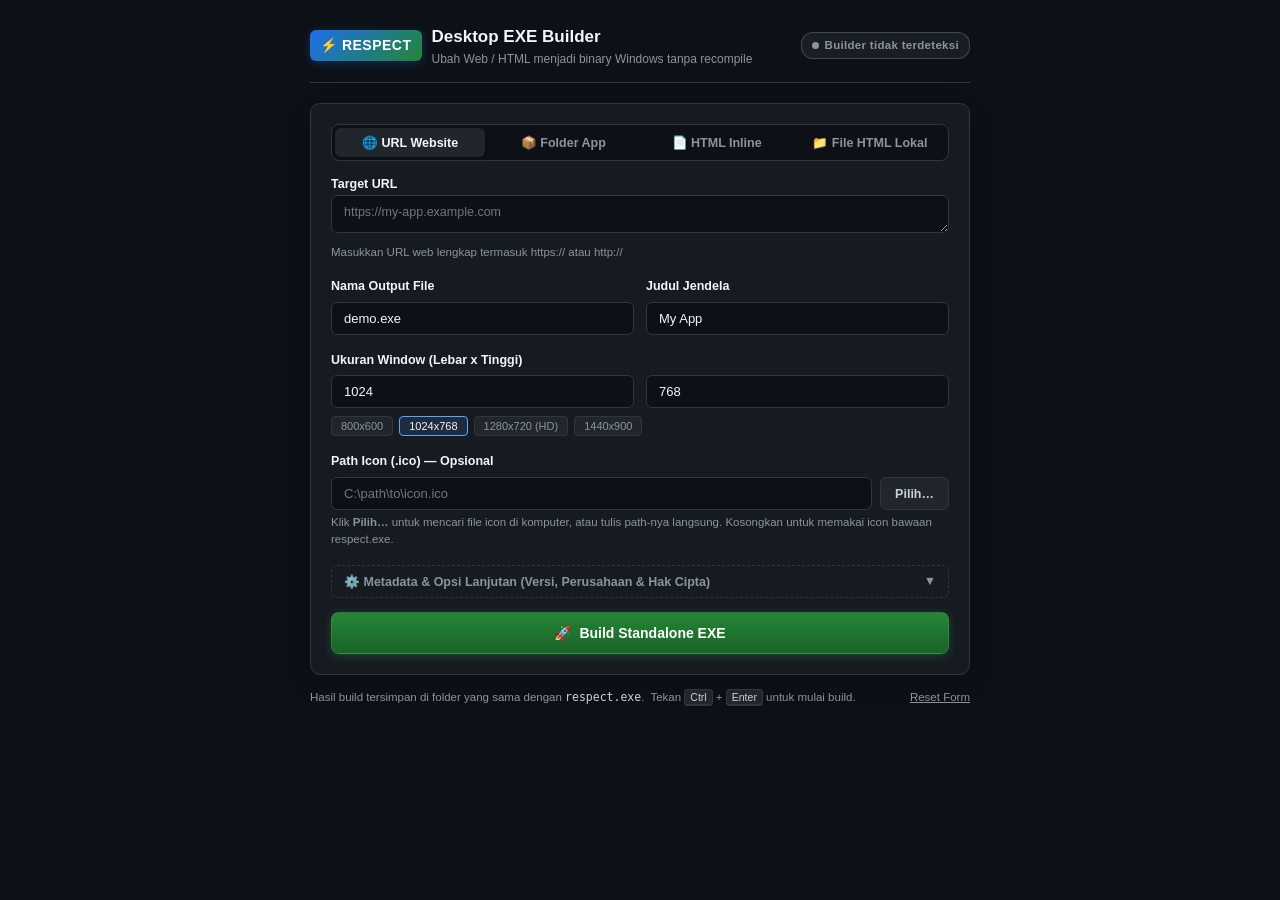
<file: internal/builder/static/index.html>
<!DOCTYPE html>
<html lang="id">
<head>
  <meta charset="utf-8">
  <meta name="viewport" content="width=device-width, initial-scale=1.0">
  <meta name="color-scheme" content="dark">
  <title>respect.exe — Standalone EXE Builder</title>
  <style>
    :root {
      --bg: #0d1117;
      --card: #161b22;
      --card-border: #30363d;
      --text: #c9d1d9;
      --text-bright: #f0f6fc;
      --muted: #8b949e;
      --accent: #58a6ff;
      --accent-hover: #79b8ff;
      --success: #3fb950;
      --success-bg: rgba(63, 185, 80, 0.15);
      --danger: #f85149;
      --danger-bg: rgba(248, 81, 73, 0.15);
      --warn: #d29922;
      --warn-bg: rgba(210, 153, 34, 0.14);
      --input-bg: #0d1117;
      --input-border: #30363d;
      --focus-ring: rgba(88, 166, 255, 0.3);
      --radius: 8px;
    }

    /* Fallback warna untuk engine tanpa dukungan CSS Variables (mis. Miniblink v49).
       Bila variabel didukung, aturan var() di bawah akan menimpanya secara otomatis. */
    body { background: #0d1117; color: #c9d1d9; }
    label, .field-label, input, textarea { color: #f0f6fc; }
    .title-group h1 { color: #f0f6fc; }
    .form-card { background: #161b22; border: 1px solid #30363d; }
    .advanced-panel { background: rgba(13, 17, 23, 0.6); border: 1px solid #30363d; }
    input, textarea, .segmented-control { background: #0d1117; border: 1px solid #30363d; }
    .seg-btn, .chip, .advanced-toggle, .hint, .foot, .title-group p { color: #8b949e; }
    .seg-btn.active { background: #21262d; color: #f0f6fc; }
    .chip { background: #21262d; border: 1px solid #30363d; }
    .btn-browse { background: #21262d; border: 1px solid #30363d; color: #c9d1d9; }
    .advanced-toggle { border: 1px dashed #30363d; }
    .edition-pill { color: #58a6ff; }
    .edition-pill.lite { color: #3fb950; }
    #status-box.ok { background: rgba(63, 185, 80, 0.15); border: 1px solid #3fb950; }
    #status-box.err { background: rgba(248, 81, 73, 0.15); border: 1px solid #f85149; }
    #status-box.loading { background: rgba(88, 166, 255, 0.1); border: 1px solid #58a6ff; color: #58a6ff; }
    .btn-build { border: 1px solid rgba(240, 246, 252, 0.1); }
    input:focus, textarea:focus { border-color: #58a6ff; }
    input.invalid, textarea.invalid { border-color: #f85149; }

    * { box-sizing: border-box; margin: 0; padding: 0; }

    [hidden] { display: none !important; }

    body {
      font-family: -apple-system, BlinkMacSystemFont, "Segoe UI", Roboto, Helvetica, Arial, sans-serif;
      background: var(--bg);
      color: var(--text);
      padding: 24px;
      line-height: 1.5;
      font-size: 13.5px;
      user-select: text;
      -webkit-font-smoothing: antialiased;
    }

    ::-webkit-scrollbar { width: 10px; height: 10px; }
    ::-webkit-scrollbar-track { background: transparent; }
    ::-webkit-scrollbar-thumb { background: #30363d; border-radius: 6px; }
    ::-webkit-scrollbar-thumb:hover { background: #484f58; }

    button { font-family: inherit; }

    .container {
      max-width: 660px;
      margin: 0 auto;
    }

    header {
      display: flex;
      align-items: center;
      justify-content: space-between;
      gap: 12px;
      margin-bottom: 20px;
      padding-bottom: 14px;
      border-bottom: 1px solid var(--card-border);
    }

    .brand {
      display: flex;
      align-items: center;
      gap: 10px;
      min-width: 0;
    }

    .logo-badge {
      background: linear-gradient(135deg, #1f6feb, #238636);
      color: white;
      font-weight: 800;
      font-size: 14px;
      padding: 5px 10px;
      border-radius: 6px;
      letter-spacing: 0.5px;
      box-shadow: 0 2px 8px rgba(31, 111, 235, 0.3);
      flex: none;
    }

    .title-group { min-width: 0; }

    .title-group h1 {
      font-size: 17px;
      color: var(--text-bright);
      font-weight: 700;
      white-space: nowrap;
      overflow: hidden;
      text-overflow: ellipsis;
    }

    .title-group p {
      font-size: 12px;
      color: var(--muted);
    }

    .edition-pill {
      display: inline-flex;
      align-items: center;
      gap: 6px;
      padding: 4px 10px;
      border-radius: 12px;
      font-size: 11.5px;
      font-weight: 600;
      background: rgba(88, 166, 255, 0.1);
      border: 1px solid rgba(88, 166, 255, 0.3);
      color: var(--accent);
      letter-spacing: 0.3px;
      white-space: nowrap;
      flex: none;
    }

    .edition-pill.lite {
      background: rgba(63, 185, 80, 0.1);
      border-color: rgba(63, 185, 80, 0.3);
      color: #3fb950;
    }

    .edition-pill.unknown {
      background: rgba(139, 148, 158, 0.1);
      border-color: rgba(139, 148, 158, 0.35);
      color: var(--muted);
    }

    .pill-dot {
      width: 7px;
      height: 7px;
      border-radius: 50%;
      background: currentColor;
    }

    .form-card {
      background: var(--card);
      border: 1px solid var(--card-border);
      border-radius: 10px;
      padding: 20px;
      box-shadow: 0 8px 24px rgba(0,0,0,0.2);
    }

    .field { margin-bottom: 16px; }

    label, .field-label {
      display: block;
      font-weight: 600;
      font-size: 12.5px;
      color: var(--text-bright);
      margin-bottom: 6px;
    }

    .hint {
      font-size: 11.5px;
      color: var(--muted);
      margin-top: 4px;
    }

    input[type="text"], input[type="number"], textarea {
      width: 100%;
      background: var(--input-bg);
      border: 1px solid var(--input-border);
      color: var(--text-bright);
      padding: 8px 12px;
      border-radius: 6px;
      font-size: 13px;
      transition: border-color 0.15s ease, box-shadow 0.15s ease;
      font-family: inherit;
    }

    textarea {
      font-family: ui-monospace, SFMono-Regular, "SF Mono", Menlo, Consolas, monospace;
      resize: vertical;
      min-height: 60px;
      font-size: 12.5px;
      line-height: 1.4;
    }

    input::placeholder, textarea::placeholder { color: #6e7681; }

    input:focus, textarea:focus {
      outline: none;
      border-color: var(--accent);
      box-shadow: 0 0 0 3px var(--focus-ring);
    }

    input.invalid, textarea.invalid { border-color: var(--danger); }

    input.invalid:focus, textarea.invalid:focus {
      box-shadow: 0 0 0 3px rgba(248, 81, 73, 0.25);
    }

    input:disabled, textarea:disabled { opacity: 0.55; cursor: not-allowed; }

    .err { display: none; font-size: 11.5px; margin-top: 5px; line-height: 1.4; }
    .err.show { display: block; }
    .err.error { color: #ff7b72; }
    .err.warn { color: #e3b341; }

    .segmented-control {
      display: flex;
      background: var(--input-bg);
      border: 1px solid var(--input-border);
      border-radius: var(--radius);
      padding: 3px;
      gap: 3px;
      margin-bottom: 14px;
    }

    .seg-btn {
      flex: 1;
      padding: 7px 10px;
      text-align: center;
      background: transparent;
      border: none;
      color: var(--muted);
      font-size: 12.5px;
      font-weight: 600;
      border-radius: 6px;
      cursor: pointer;
      transition: background 0.15s ease, color 0.15s ease;
      white-space: nowrap;
    }

    .seg-btn:hover:not(:disabled) { color: var(--text-bright); }

    .seg-btn.active {
      background: #21262d;
      color: var(--text-bright);
      box-shadow: 0 1px 3px rgba(0,0,0,0.3);
    }

    .seg-btn:disabled { cursor: not-allowed; }

    /* Flex dipakai (bukan CSS Grid) agar tetap rapi di engine Lite */
    .grid-2 {
      display: flex;
      gap: 12px;
    }

    .grid-2 > * {
      flex: 1 1 0;
      min-width: 0;
    }

    .input-row {
      display: flex;
      gap: 8px;
    }

    .input-row input {
      flex: 1 1 auto;
      min-width: 0;
    }

    .btn-browse {
      flex: none;
      background: #21262d;
      border: 1px solid var(--card-border);
      color: var(--text);
      font-size: 12.5px;
      font-weight: 600;
      padding: 0 14px;
      border-radius: 6px;
      cursor: pointer;
      white-space: nowrap;
      transition: color 0.15s ease, border-color 0.15s ease, background 0.15s ease;
    }

    .btn-browse:hover:not(:disabled) {
      color: var(--text-bright);
      border-color: var(--accent);
      background: rgba(88, 166, 255, 0.08);
    }

    .btn-browse:disabled { opacity: 0.6; cursor: not-allowed; }

    .preset-chips {
      display: flex;
      flex-wrap: wrap;
      gap: 6px;
      margin-top: 8px;
    }

    .chip {
      background: #21262d;
      border: 1px solid var(--card-border);
      color: var(--muted);
      padding: 3px 9px;
      font-size: 11px;
      border-radius: 4px;
      cursor: pointer;
      transition: color 0.15s ease, border-color 0.15s ease, background 0.15s ease;
    }

    .chip:hover:not(:disabled) {
      color: var(--text-bright);
      border-color: var(--accent);
    }

    .chip.active {
      color: var(--text-bright);
      border-color: var(--accent);
      background: rgba(88, 166, 255, 0.12);
    }

    .chip:disabled { cursor: not-allowed; opacity: 0.6; }

    .seg-btn:focus-visible,
    .chip:focus-visible,
    .advanced-toggle:focus-visible,
    .btn-build:focus-visible,
    .btn-browse:focus-visible,
    .btn-copy:focus-visible {
      outline: 2px solid var(--accent);
      outline-offset: 2px;
    }

    .btn-build {
      width: 100%;
      margin-top: 10px;
      padding: 12px 18px;
      background: linear-gradient(180deg, #238636 0%, #1a6327 100%);
      border: 1px solid rgba(240, 246, 252, 0.1);
      border-radius: var(--radius);
      color: #fff;
      font-size: 14px;
      font-weight: 700;
      cursor: pointer;
      display: flex;
      align-items: center;
      justify-content: center;
      gap: 8px;
      transition: background 0.15s ease, box-shadow 0.15s ease;
      box-shadow: 0 2px 8px rgba(35, 134, 54, 0.4);
    }

    .btn-build:hover:not(:disabled) {
      background: linear-gradient(180deg, #2ea043 0%, #238636 100%);
      box-shadow: 0 4px 14px rgba(46, 160, 67, 0.5);
    }

    .btn-build:disabled { opacity: 0.65; cursor: not-allowed; }

    .advanced-toggle {
      width: 100%;
      background: transparent;
      border: 1px dashed var(--card-border);
      border-radius: 6px;
      color: var(--muted);
      font-size: 12.5px;
      font-weight: 600;
      padding: 8px 12px;
      display: flex;
      align-items: center;
      justify-content: space-between;
      gap: 8px;
      cursor: pointer;
      margin-top: 4px;
      margin-bottom: 14px;
      transition: color 0.15s ease, border-color 0.15s ease, background 0.15s ease;
    }

    .advanced-toggle:hover:not(:disabled) {
      color: var(--text-bright);
      border-color: var(--accent);
      background: rgba(88, 166, 255, 0.05);
    }

    .advanced-toggle:disabled { cursor: not-allowed; opacity: 0.6; }

    .advanced-panel {
      background: rgba(13, 17, 23, 0.6);
      border: 1px solid var(--card-border);
      border-radius: var(--radius);
      padding: 14px;
      margin-bottom: 16px;
      animation: fadeIn 0.2s ease-out;
    }

    #status-box {
      margin-top: 16px;
      padding: 12px 16px;
      border-radius: var(--radius);
      display: none;
      font-size: 12.5px;
      line-height: 1.55;
      animation: fadeIn 0.2s ease-out;
      word-break: break-word;
    }

    #status-box.ok {
      display: block;
      background: var(--success-bg);
      border: 1px solid var(--success);
      color: #7ee787;
    }

    #status-box.err {
      display: block;
      background: var(--danger-bg);
      border: 1px solid var(--danger);
      color: #ff7b72;
    }

    #status-box.loading {
      display: flex;
      align-items: center;
      gap: 8px;
      background: rgba(88, 166, 255, 0.1);
      border: 1px solid var(--accent);
      color: var(--accent);
    }

    #status-box strong { color: inherit; }

    .result-row {
      display: flex;
      align-items: center;
      gap: 8px;
      margin: 8px 0 6px;
      flex-wrap: wrap;
    }

    .result-path {
      flex: 1 1 220px;
      min-width: 0;
      background: rgba(1, 4, 9, 0.5);
      border: 1px solid rgba(240, 246, 252, 0.12);
      border-radius: 6px;
      padding: 5px 8px;
      color: #f0f6fc;
      font-family: ui-monospace, SFMono-Regular, "SF Mono", Menlo, Consolas, monospace;
      font-size: 11.5px;
      overflow: hidden;
      text-overflow: ellipsis;
      white-space: nowrap;
    }

    .btn-copy {
      flex: none;
      background: rgba(240, 246, 252, 0.1);
      border: 1px solid rgba(240, 246, 252, 0.2);
      color: #f0f6fc;
      font-size: 11.5px;
      font-weight: 600;
      padding: 5px 10px;
      border-radius: 6px;
      cursor: pointer;
      transition: background 0.15s ease;
    }

    .btn-copy:hover { background: rgba(240, 246, 252, 0.2); }

    .status-note { font-size: 11.5px; opacity: 0.85; }

    .spinner {
      display: inline-block;
      width: 14px;
      height: 14px;
      border: 2px solid rgba(255,255,255,0.3);
      border-radius: 50%;
      border-top-color: #fff;
      animation: spin 0.6s linear infinite;
      flex: none;
    }

    .btn-spinner { display: none; width: 13px; height: 13px; }

    .btn-build.loading .btn-spinner { display: inline-block; }
    .btn-build.loading #btn-icon { display: none; }

    .foot {
      margin-top: 14px;
      font-size: 11.5px;
      color: var(--muted);
      display: flex;
      align-items: center;
      gap: 6px;
      flex-wrap: wrap;
    }

    .foot code {
      font-family: ui-monospace, SFMono-Regular, "SF Mono", Menlo, Consolas, monospace;
      color: var(--text);
    }

    kbd {
      font-family: inherit;
      font-size: 10.5px;
      background: #21262d;
      border: 1px solid var(--card-border);
      border-bottom-width: 2px;
      border-radius: 4px;
      padding: 1px 5px;
      color: var(--text);
    }

    @keyframes spin {
      to { transform: rotate(360deg); }
    }

    @keyframes fadeIn {
      from { opacity: 0; transform: translateY(-4px); }
      to { opacity: 1; transform: translateY(0); }
    }

    @media (max-width: 560px) {
      body { padding: 16px; }
      .grid-2 { flex-direction: column; }
      header { flex-wrap: wrap; }
      .seg-btn { font-size: 11.5px; padding: 7px 6px; }
    }

    @media (prefers-reduced-motion: reduce) {
      * { animation: none !important; transition: none !important; }
    }
  </style>
</head>
<body>

<div class="container">
  <header>
    <div class="brand">
      <div class="logo-badge">⚡ RESPECT</div>
      <div class="title-group">
        <h1 id="app-title">Desktop EXE Builder</h1>
        <p>Ubah Web / HTML menjadi binary Windows tanpa recompile</p>
      </div>
    </div>
    <div class="edition-pill" id="edition-pill">
      <span class="pill-dot" aria-hidden="true"></span>
      <span id="edition-text">Mendeteksi…</span>
    </div>
  </header>

  <div class="form-card">
    <!-- Mode Selector -->
    <div class="segmented-control" role="group" aria-label="Pilih mode sumber konten">
      <button type="button" class="seg-btn active" data-mode="url" aria-pressed="true">🌐 URL Website</button>
      <button type="button" class="seg-btn" data-mode="dir" aria-pressed="false">📦 Folder App</button>
      <button type="button" class="seg-btn" data-mode="html" aria-pressed="false">📄 HTML Inline</button>
      <button type="button" class="seg-btn" data-mode="file" aria-pressed="false">📁 File HTML Lokal</button>
    </div>

    <!-- Source Input -->
    <div class="field">
      <div style="display:flex; justify-content:space-between; align-items:baseline; margin-bottom: 2px;">
        <label id="source-label" for="source" style="margin-bottom: 0;">Target URL</label>
        <button type="button" class="btn-browse" id="btn-source-pick" style="display: none; padding: 2px 10px; font-size: 11.5px; height: 26px; border-radius: 4px;">📁 Pilih Folder…</button>
      </div>
      <textarea id="source" placeholder="https://my-app.example.com" spellcheck="false" autocomplete="off"></textarea>
      <div class="hint" id="source-hint">Masukkan URL web lengkap termasuk https://</div>
      <div class="err" id="err-source" role="alert"></div>
    </div>

    <!-- Output EXE Name & Title -->
    <div class="grid-2">
      <div class="field">
        <label for="outname">Nama Output File</label>
        <input type="text" id="outname" value="demo.exe" placeholder="app.exe" spellcheck="false" autocomplete="off">
        <div class="err" id="err-outname" role="alert"></div>
      </div>
      <div class="field">
        <label for="title">Judul Jendela</label>
        <input type="text" id="title" value="My App" placeholder="Judul Aplikasi" autocomplete="off">
        <div class="err" id="err-title" role="alert"></div>
      </div>
    </div>

    <!-- Width & Height -->
    <div class="field">
      <span class="field-label" id="dims-label">Ukuran Window (Lebar x Tinggi)</span>
      <div class="grid-2" role="group" aria-labelledby="dims-label">
        <input type="number" id="width" value="1024" min="320" max="7680" step="1" placeholder="Lebar" inputmode="numeric" aria-label="Lebar jendela dalam piksel">
        <input type="number" id="height" value="768" min="240" max="4320" step="1" placeholder="Tinggi" inputmode="numeric" aria-label="Tinggi jendela dalam piksel">
      </div>
      <div class="err" id="err-width" role="alert"></div>
      <div class="err" id="err-height" role="alert"></div>
      <div class="preset-chips">
        <button type="button" class="chip" data-w="800" data-h="600" aria-pressed="false">800x600</button>
        <button type="button" class="chip" data-w="1024" data-h="768" aria-pressed="false">1024x768</button>
        <button type="button" class="chip" data-w="1280" data-h="720" aria-pressed="false">1280x720 (HD)</button>
        <button type="button" class="chip" data-w="1440" data-h="900" aria-pressed="false">1440x900</button>
      </div>
    </div>

    <!-- Icon Path -->
    <div class="field">
      <label for="icon">Path Icon (.ico) — Opsional</label>
      <div class="input-row">
        <input type="text" id="icon" placeholder="C:\path\to\icon.ico" spellcheck="false" autocomplete="off">
        <button type="button" class="btn-browse" id="btn-icon-pick">Pilih…</button>
      </div>
      <div class="hint">Klik <strong>Pilih…</strong> untuk mencari file icon di komputer, atau tulis path-nya langsung. Kosongkan untuk memakai icon bawaan respect.exe.</div>
      <div class="err" id="err-icon" role="alert"></div>
    </div>

    <!-- Advanced Metadata & Options Toggle -->
    <button type="button" class="advanced-toggle" id="advanced-toggle" aria-expanded="false" aria-controls="advanced-panel">
      <span>⚙️ Metadata &amp; Opsi Lanjutan (Versi, Perusahaan &amp; Hak Cipta)</span>
      <span id="advanced-arrow" aria-hidden="true">▼</span>
    </button>

    <div id="advanced-panel" class="advanced-panel" hidden>
      <div class="grid-2">
        <div class="field">
          <label for="app-version">Versi Aplikasi</label>
          <input type="text" id="app-version" value="1.0.0" placeholder="1.0.0" spellcheck="false" autocomplete="off">
          <div class="hint">Versi produk (contoh: 1.0.0)</div>
          <div class="err" id="err-app-version" role="alert"></div>
        </div>
        <div class="field">
          <label for="company">Nama Perusahaan / Pengembang</label>
          <input type="text" id="company" placeholder="Contoh: milio48 atau PT Solusi" autocomplete="off">
          <div class="hint">Ditampilkan di tab Properties Windows</div>
        </div>
      </div>

      <div class="field" style="margin-bottom:0">
        <label for="copyright">Hak Cipta (Legal Copyright)</label>
        <input type="text" id="copyright" placeholder="Contoh: Copyright © 2026 Developer" autocomplete="off">
      </div>

      <!-- Server Mode Checkbox (Secure Context / In-Memory Local Server) -->
      <div class="field" id="field-server-mode" style="margin-top: 14px; margin-bottom: 4px; padding-top: 12px; border-top: 1px solid var(--card-border);">
        <label style="display: flex; align-items: flex-start; gap: 8px; cursor: pointer; font-weight: 600;">
          <input type="checkbox" id="server-mode" style="margin-top: 3px; cursor: pointer; width: 16px; height: 16px; accent-color: var(--accent);">
          <div>
            <span>Gunakan In-Memory Local Web Server (127.0.0.1)</span>
            <div class="hint" id="server-mode-hint" style="margin-top: 2px;">
              Sajikan file langsung dari RAM menggunakan port loopback lokal untuk mengaktifkan <strong>Secure Context</strong> (<code>window.isSecureContext === true</code>, <code>crypto.subtle</code>, WebCrypto, dan Clipboard API). Tetap tanpa menulis file sementara ke hard disk.
            </div>
          </div>
        </label>
      </div>
    </div>

    <!-- Submit Button -->
    <button type="button" id="btn-build" class="btn-build">
      <span class="spinner btn-spinner" aria-hidden="true"></span>
      <span id="btn-icon" aria-hidden="true">🚀</span>
      <span id="btn-text">Build Standalone EXE</span>
    </button>

    <!-- Status Box -->
    <div id="status-box" role="status" aria-live="polite"></div>
  </div>

  <footer class="foot">
    <span>Hasil build tersimpan di folder yang sama dengan <code>respect.exe</code>.</span>
    <span>Tekan <kbd>Ctrl</kbd> + <kbd>Enter</kbd> untuk mulai build.</span>
    <button type="button" id="btn-reset-form" style="background:none; border:none; color:var(--muted); text-decoration:underline; cursor:pointer; font-size:11.5px; margin-left:auto; padding:0;">Reset Form</button>
  </footer>
</div>

<script>
  var MODES = {
    url: {
      label: 'Target URL',
      placeholder: 'https://my-app.example.com',
      hint: 'Masukkan URL web lengkap termasuk https:// atau http://',
      minHeight: '38px',
      btnText: '',
      btnCmd: '',
      isCode: false
    },
    dir: {
      label: 'Path Folder Project Web (Dist / Build)',
      placeholder: 'C:\\project\\my-app\\dist',
      hint: 'Pilih folder web yang memuat index.html. Seluruh aset akan dikemas & dienkripsi AES-256-GCM ke RAM (Virtual Host http://app/).',
      minHeight: '38px',
      btnText: '📁 Pilih Folder…',
      btnCmd: 'pick-folder',
      isCode: false
    },
    html: {
      label: 'Kode HTML (Single-file)',
      placeholder: '<!DOCTYPE html>\n<html>\n<head>\n  <meta charset="utf-8">\n  <title>App</title>\n</head>\n<body>\n  <h1>Hello World</h1>\n</body>\n</html>',
      hint: 'Tuliskan kode HTML, CSS, dan JS yang akan dikemas dan dienkripsi AES-256-GCM ke dalam binary.',
      minHeight: '140px',
      btnText: '',
      btnCmd: '',
      isCode: true
    },
    file: {
      label: 'Path File HTML Utama',
      placeholder: 'C:\\project\\my-app\\dist\\index.html',
      hint: 'Pilih file .html lokal. File ini beserta seluruh aset di foldernya akan dikemas dan dienkripsi ke dalam biner.',
      minHeight: '38px',
      btnText: '📄 Pilih File HTML…',
      btnCmd: 'pick-html',
      isCode: false
    }
  };

  var STORAGE_KEY = 'respect-builder-state';
  var PERSIST_FIELDS = ['outname', 'title', 'width', 'height', 'icon', 'app-version', 'company', 'copyright'];

  var currentMode = 'url';
  var building = false;
  var editionAttempts = 0;

  function val(id) {
    var el = document.getElementById(id);
    return el ? el.value : '';
  }

  /* Iterasi DOM tanpa NodeList.forEach agar aman di engine Lite */
  function each(selector, fn) {
    var list = document.querySelectorAll(selector);
    for (var i = 0; i < list.length; i++) fn(list[i], i);
  }

  function escapeHtml(str) {
    return String(str).replace(/[&<>"']/g, function (ch) {
      return { '&': '&amp;', '<': '&lt;', '>': '&gt;', '"': '&quot;', "'": '&#39;' }[ch];
    });
  }

  function clampInt(raw, min, max, fallback) {
    var n = parseInt(String(raw).trim(), 10);
    if (!isFinite(n)) return fallback;
    return Math.min(max, Math.max(min, n));
  }

  function normalizeOutName(raw) {
    var name = String(raw).trim();
    if (!name) return '';
    if (!/\.exe$/i.test(name)) name += '.exe';
    return name;
  }

  function setError(name, msg, type) {
    var input = document.getElementById(name);
    var box = document.getElementById('err-' + name);
    if (input) input.classList.toggle('invalid', !!msg && type !== 'warn');
    if (!box) return;
    if (msg) {
      box.textContent = (type === 'warn' ? '⚠ ' : '') + msg;
      box.className = 'err show ' + (type === 'warn' ? 'warn' : 'error');
    } else {
      box.textContent = '';
      box.className = 'err';
    }
  }

  function clearErrors() {
    ['outname', 'title', 'source', 'width', 'height', 'icon', 'app-version']
      .forEach(function (name) { setError(name, ''); });
  }

  function toggleAdvanced(force) {
    var panel = document.getElementById('advanced-panel');
    var toggle = document.getElementById('advanced-toggle');
    var open = typeof force === 'boolean' ? force : panel.hidden;
    panel.hidden = !open;
    toggle.setAttribute('aria-expanded', open ? 'true' : 'false');
    document.getElementById('advanced-arrow').textContent = open ? '▲' : '▼';
    saveState();
  }

  function setMode(mode) {
    if (!MODES[mode]) mode = 'url';
    currentMode = mode;

    each('.seg-btn', function (btn) {
      var on = btn.dataset.mode === mode;
      btn.classList.toggle('active', on);
      btn.setAttribute('aria-pressed', on ? 'true' : 'false');
    });

    var conf = MODES[mode];
    document.getElementById('source-label').textContent = conf.label;
    document.getElementById('source-hint').textContent = conf.hint;
    var src = document.getElementById('source');
    src.placeholder = conf.placeholder;
    src.style.minHeight = conf.minHeight;
    src.style.height = conf.isCode ? conf.minHeight : '38px';
    src.style.fontFamily = conf.isCode ? 'ui-monospace, SFMono-Regular, "SF Mono", Menlo, Consolas, monospace' : 'inherit';

    var pickBtn = document.getElementById('btn-source-pick');
    if (pickBtn) {
      if (conf.btnText) {
        pickBtn.textContent = conf.btnText;
        pickBtn.style.display = 'inline-block';
      } else {
        pickBtn.style.display = 'none';
      }
    }

    var srvEl = document.getElementById('server-mode');
    var srvHint = document.getElementById('server-mode-hint');
    if (srvEl) {
      if (mode === 'url') {
        srvEl.disabled = true;
        if (srvHint) srvHint.textContent = 'Server lokal hanya berlaku untuk konten lokal (Folder App, File HTML Lokal, HTML Inline). Dinonaktifkan untuk Target URL.';
      } else {
        srvEl.disabled = false;
        if (srvHint) srvHint.innerHTML = 'Sajikan file langsung dari RAM menggunakan port loopback lokal untuk mengaktifkan <strong>Secure Context</strong> (<code>window.isSecureContext === true</code>, <code>crypto.subtle</code>, WebCrypto, dan Clipboard API). Tetap tanpa menulis file sementara ke hard disk.';
      }
    }

    setError('source', '');
    saveState();
  }

  function updateDimsChips() {
    var w = val('width').trim();
    var h = val('height').trim();
    each('.chip', function (chip) {
      var active = chip.dataset.w === w && chip.dataset.h === h;
      chip.classList.toggle('active', active);
      chip.setAttribute('aria-pressed', active ? 'true' : 'false');
    });
  }

  function setDims(w, h) {
    document.getElementById('width').value = w;
    document.getElementById('height').value = h;
    setError('width', '');
    setError('height', '');
    updateDimsChips();
    saveState();
  }

  function setBusy(on) {
    building = on;
    var btn = document.getElementById('btn-build');
    each('input, textarea, .seg-btn, .chip, .btn-browse, #advanced-toggle', function (el) { el.disabled = on; });
    btn.disabled = on;
    btn.classList.toggle('loading', on);
    document.getElementById('btn-text').textContent = on ? 'Membuat Binary EXE…' : 'Build Standalone EXE';
  }

  function revealStatus(box) {
    try {
      box.scrollIntoView({ block: 'nearest', behavior: 'smooth' });
    } catch (e) {
      try { box.scrollIntoView(); } catch (e2) { /* diabaikan */ }
    }
  }

  function showLoading() {
    var box = document.getElementById('status-box');
    box.className = 'loading';
    box.innerHTML = '<span class="spinner" aria-hidden="true"></span><span>Sedang membuat binary dan menempelkan payload…</span>';
    revealStatus(box);
  }

  function showError(message, label) {
    var box = document.getElementById('status-box');
    box.className = 'err';
    box.innerHTML = '<strong>' + escapeHtml(label || 'Gagal:') + '</strong> ' + escapeHtml(String(message || 'Terjadi kesalahan sistem'));
    revealStatus(box);
  }

  function showResult(path) {
    var box = document.getElementById('status-box');
    var safe = escapeHtml(path || '');
    box.className = 'ok';
    box.innerHTML =
      '<strong>🎉 Berhasil!</strong> File executable mandiri sudah siap.' +
      (safe ? '<div class="result-row"><code class="result-path" title="' + safe + '">' + safe + '</code><button type="button" class="btn-copy">Salin path</button></div>' : '') +
      '<div class="status-note">File ini bisa langsung dijalankan atau dibagikan — tanpa server maupun instalasi tambahan.</div>';
    var copyBtn = box.querySelector('.btn-copy');
    if (copyBtn && path) {
      copyBtn.addEventListener('click', function () { copyText(path, copyBtn); });
    }
    revealStatus(box);
  }

  function fallbackCopy(text, done) {
    try {
      var ta = document.createElement('textarea');
      ta.value = text;
      ta.setAttribute('readonly', '');
      ta.style.position = 'fixed';
      ta.style.top = '-1000px';
      document.body.appendChild(ta);
      ta.select();
      document.execCommand('copy');
      document.body.removeChild(ta);
      if (done) done();
    } catch (e) { /* clipboard tidak tersedia */ }
  }

  function copyText(text, btn) {
    var done = function () {
      if (!btn) return;
      var original = btn.textContent;
      btn.textContent = 'Tersalin!';
      setTimeout(function () { btn.textContent = original; }, 1500);
    };
    try {
      if (navigator.clipboard && navigator.clipboard.writeText) {
        navigator.clipboard.writeText(text).then(done, function () { fallbackCopy(text, done); });
        return;
      }
    } catch (e) { /* jatuh ke fallback */ }
    fallbackCopy(text, done);
  }

  var MB_QUERY_ID = 1;
  var BUILD_TIMEOUT_MS = 300000;  // 5 menit
  var PICKER_TIMEOUT_MS = 300000; // 5 menit batas toleransi dialog native

  function withTimeout(promise, ms, timeoutMsg) {
    var timer;
    var timeout = new Promise(function (_, reject) {
      timer = setTimeout(function () {
        reject(new Error(timeoutMsg || 'Waktu tunggu habis (timeout).'));
      }, ms);
    });
    return Promise.race([promise, timeout]).then(
      function (v) { clearTimeout(timer); return v; },
      function (e) { clearTimeout(timer); throw e; }
    );
  }

  function callNative(cmd, payloadObj, timeoutMs, timeoutMsg) {
    var isQuery = typeof window.mbQuery === 'function';
    var isIpc = typeof window.ipc !== 'undefined' && window.ipc && typeof window.ipc.invoke === 'function';

    if (!isQuery && !isIpc) {
      return Promise.reject(new Error('IPC Miniblink tidak tersedia di context ini.'));
    }

    var prom;
    if (isQuery) {
      // Miniblink 132: mbQuery menerima JSON string
      var payloadStr = typeof payloadObj === 'string' ? payloadObj : JSON.stringify(payloadObj || {});
      prom = new Promise(function (resolve) {
        try {
          window.mbQuery(MB_QUERY_ID, payloadStr, function (customMsg, response) {
            resolve(response || customMsg);
          });
        } catch (err) {
          resolve(JSON.stringify({ ok: false, error: err && err.message ? err.message : String(err) }));
        }
      });
    } else {
      // Miniblink 49: ipc.invoke menerima channel name dan payload string
      var payloadStr = typeof payloadObj === 'string' ? payloadObj : JSON.stringify(payloadObj || '');
      prom = window.ipc.invoke(cmd, payloadStr);
    }

    if (timeoutMs && timeoutMs > 0) {
      return withTimeout(prom, timeoutMs, timeoutMsg);
    }
    return prom;
  }

  function resolvePickerResult(resStr) {
    var res = parseResult(resStr);
    if (!res || res.ok === false) {
      throw new Error((res && res.error) || 'Dialog tidak mengembalikan hasil.');
    }
    return res.cancelled ? '' : (res.path || '');
  }

  function invokePicker(cmd) {
    if (!cmd) cmd = 'pick-icon';
    return callNative(cmd, { cmd: cmd }, PICKER_TIMEOUT_MS, 'Dialog pemilihan file tidak merespons.')
      .then(resolvePickerResult);
  }

  function pickIcon() {
    var btn = document.getElementById('btn-icon-pick');
    if (btn.disabled) return;

    var original = btn.textContent;
    btn.disabled = true;
    btn.textContent = 'Membuka…';

    invokePicker('pick-icon')
      .then(function (path) {
        if (path) {
          document.getElementById('icon').value = path;
          setError('icon', '');
          saveState();
        }
      })
      .catch(function (err) {
        showError(err && err.message ? err.message : String(err), 'Gagal membuka dialog:');
      })
      .then(function () {
        btn.textContent = original;
        btn.disabled = false;
      });
  }

  function pickSource() {
    var conf = MODES[currentMode];
    if (!conf || !conf.btnCmd) return;

    var btn = document.getElementById('btn-source-pick');
    if (btn.disabled) return;

    var original = btn.textContent;
    btn.disabled = true;
    btn.textContent = 'Membuka…';

    invokePicker(conf.btnCmd)
      .then(function (path) {
        if (path) {
          document.getElementById('source').value = path;
          setError('source', '');
          saveState();
        }
      })
      .catch(function (err) {
        showError(err && err.message ? err.message : String(err), 'Gagal membuka dialog:');
      })
      .then(function () {
        btn.textContent = original;
        btn.disabled = false;
      });
  }

  function collectConfig() {
    var srvEl = document.getElementById('server-mode');
    var isServer = (srvEl && !srvEl.disabled) ? srvEl.checked : false;
    return {
      mode: currentMode,
      source: val('source').trim(),
      title: val('title').trim() || 'My App',
      width: clampInt(val('width'), 320, 7680, 1024),
      height: clampInt(val('height'), 240, 4320, 768),
      icon_path: val('icon').trim(),
      out_name: normalizeOutName(val('outname')),
      app_version: val('app-version').trim() || '1.0.0',
      company: val('company').trim(),
      copyright: val('copyright').trim(),
      server_mode: isServer
    };
  }

  function validate(cfg) {
    var firstInvalid = null;

    function fail(name, message) {
      setError(name, message, 'error');
      if (!firstInvalid) firstInvalid = name;
    }

    clearErrors();

    var rawOut = val('outname').trim();
    var RESERVED = /^(CON|PRN|AUX|NUL|COM[1-9]|LPT[1-9])$/i;
    if (!rawOut) {
      fail('outname', 'Nama output file wajib diisi.');
    } else if (RESERVED.test(rawOut.replace(/\.exe$/i, ''))) {
      fail('outname', 'Nama file adalah reserved device name Windows (CON, PRN, AUX, NUL, COM1-9, LPT1-9).');
    } else if (/[<>:"/\\|?*]/.test(rawOut.replace(/\.exe$/i, ''))) {
      fail('outname', 'Nama file tidak boleh mengandung karakter < > : " / \\ | ? *');
    } else if (!/\.exe$/i.test(rawOut)) {
      setError('outname', 'Ekstensi .exe ditambahkan otomatis.', 'warn');
    }

    if (!cfg.source) {
      var msg = 'Sumber konten wajib diisi.';
      if (currentMode === 'url') msg = 'URL target wajib diisi.';
      else if (currentMode === 'dir') msg = 'Path folder project web (dist / build) wajib diisi.';
      else if (currentMode === 'html') msg = 'Kode HTML tidak boleh kosong.';
      else if (currentMode === 'file') msg = 'Path file HTML lokal wajib diisi.';
      fail('source', msg);
    } else if (currentMode === 'url' && !/^https?:\/\//i.test(cfg.source)) {
      setError('source', 'URL sebaiknya diawali http:// atau https://', 'warn');
    } else if (currentMode === 'file' && !/\.html?$/i.test(cfg.source)) {
      setError('source', 'Pastikan path mengarah ke file .html atau .htm', 'warn');
    }

    var wRaw = val('width').trim();
    var hRaw = val('height').trim();
    if (!/^\d+$/.test(wRaw)) fail('width', 'Lebar jendela harus berupa angka.');
    else if (+wRaw < 320 || +wRaw > 7680) fail('width', 'Lebar di luar rentang wajar (320–7680 piksel).');

    if (!/^\d+$/.test(hRaw)) fail('height', 'Tinggi jendela harus berupa angka.');
    else if (+hRaw < 240 || +hRaw > 4320) fail('height', 'Tinggi di luar rentang wajar (240–4320 piksel).');

    if (cfg.icon_path && !/\.ico$/i.test(cfg.icon_path)) {
      setError('icon', 'Icon sebaiknya berformat .ico', 'warn');
    }
    if (!/^\d+(\.\d+){0,3}$/.test(cfg.app_version)) {
      setError('app-version', 'Format versi disarankan x.y.z (contoh: 1.0.0)', 'warn');
    }

    return firstInvalid;
  }

  function invokeBuild(cfg) {
    return callNative('build-app', cfg, BUILD_TIMEOUT_MS, 'Waktu proses build habis (melebihi 5 menit).');
  }

  function parseResult(resStr) {
    if (resStr && typeof resStr === 'object') return resStr;
    try {
      return JSON.parse(resStr);
    } catch (e) {
      return { ok: false, error: String(resStr) };
    }
  }

  function buildApp() {
    if (building) return;

    var cfg = collectConfig();
    var invalid = validate(cfg);
    if (invalid) {
      var el = document.getElementById(invalid);
      if (el) {
        try { el.focus(); el.select(); } catch (e) { /* diabaikan */ }
      }
      showError('Periksa kembali isian yang ditandai merah.', 'Form belum lengkap:');
      return;
    }

    saveState();
    setBusy(true);
    showLoading();

    invokeBuild(cfg)
      .then(function (resStr) {
        var res = parseResult(resStr);
        if (res && res.ok) {
          showResult(res.path || cfg.out_name);
        } else {
          showError((res && res.error) || 'Terjadi kesalahan sistem', 'Gagal:');
        }
      })
      .catch(function (err) {
        showError(err && err.message ? err.message : String(err), 'Error:');
      })
      .then(function () { setBusy(false); });
  }

  function saveState() {
    try {
      var state = {
        mode: currentMode,
        advanced: !document.getElementById('advanced-panel').hidden,
        fields: {}
      };
      PERSIST_FIELDS.forEach(function (id) {
        var el = document.getElementById(id);
        if (el) state.fields[id] = el.value;
      });
      var srvEl = document.getElementById('server-mode');
      if (srvEl) state.serverMode = srvEl.checked;
      window.localStorage.setItem(STORAGE_KEY, JSON.stringify(state));
    } catch (e) { /* localStorage tidak tersedia — abaikan */ }
  }

  function loadState() {
    try {
      var raw = window.localStorage.getItem(STORAGE_KEY);
      return raw ? JSON.parse(raw) : null;
    } catch (e) {
      return null;
    }
  }

  function applyEdition(isModern) {
    var pill = document.getElementById('edition-pill');
    var txt = document.getElementById('edition-text');
    var title = document.getElementById('app-title');

    if (isModern === true) {
      pill.className = 'edition-pill';
      txt.textContent = 'respect.exe (Modern v132)';
      title.textContent = 'respect.exe — Desktop Builder';
    } else if (isModern === false) {
      pill.className = 'edition-pill lite';
      txt.textContent = 'respect-lite.exe (Lite v49)';
      title.textContent = 'respect-lite.exe — Desktop Builder';
    } else {
      pill.className = 'edition-pill unknown';
      txt.textContent = 'Builder tidak terdeteksi';
    }
  }

  function initEdition() {
    if (typeof window.mbQuery === 'function') {
      applyEdition(true);
      return;
    }
    if (typeof window.ipc !== 'undefined' && window.ipc && typeof window.ipc.invoke === 'function') {
      applyEdition(false);
      return;
    }
    if (++editionAttempts < 6) {
      setTimeout(initEdition, 150);
      return;
    }
    applyEdition(null);
  }

  function bindField(id) {
    var el = document.getElementById(id);
    if (!el) return;

    el.addEventListener('input', function () {
      setError(id, '');
      if (id === 'width' || id === 'height') {
        setError('width', '');
        setError('height', '');
        updateDimsChips();
      }
      saveState();
    });

    if (el.tagName === 'INPUT') {
      el.addEventListener('keydown', function (ev) {
        if (ev.key === 'Enter') {
          ev.preventDefault();
          buildApp();
        }
      });
    }
  }

  function resetForm() {
    try {
      window.localStorage.removeItem(STORAGE_KEY);
    } catch (e) { /* ignore */ }
    document.getElementById('outname').value = 'demo.exe';
    document.getElementById('title').value = 'My App';
    document.getElementById('source').value = '';
    document.getElementById('width').value = '1024';
    document.getElementById('height').value = '768';
    document.getElementById('icon').value = '';
    document.getElementById('app-version').value = '1.0.0';
    document.getElementById('company').value = '';
    document.getElementById('copyright').value = '';
    var srvEl = document.getElementById('server-mode');
    if (srvEl) srvEl.checked = false;
    clearErrors();
    setMode('url');
    updateDimsChips();
    toggleAdvanced(false);
  }

  function init() {
    PERSIST_FIELDS.concat(['source']).forEach(bindField);

    document.getElementById('outname').addEventListener('blur', function () {
      var normalized = normalizeOutName(this.value);
      if (normalized && normalized !== this.value) this.value = normalized;
      saveState();
    });

    each('.seg-btn', function (btn) {
      btn.addEventListener('click', function () { setMode(btn.dataset.mode); });
    });

    each('.chip', function (chip) {
      chip.addEventListener('click', function () {
        setDims(parseInt(chip.dataset.w, 10), parseInt(chip.dataset.h, 10));
      });
    });

    document.getElementById('advanced-toggle').addEventListener('click', function () { toggleAdvanced(); });
    document.getElementById('btn-icon-pick').addEventListener('click', pickIcon);
    var srcBtn = document.getElementById('btn-source-pick');
    if (srcBtn) srcBtn.addEventListener('click', pickSource);
    document.getElementById('btn-build').addEventListener('click', buildApp);

    var resetBtn = document.getElementById('btn-reset-form');
    if (resetBtn) {
      resetBtn.addEventListener('click', function () {
        if (window.confirm('Reset seluruh isian form kembali ke setelan awal?')) {
          resetForm();
        }
      });
    }

    document.addEventListener('keydown', function (ev) {
      if ((ev.ctrlKey || ev.metaKey) && ev.key === 'Enter') {
        ev.preventDefault();
        buildApp();
      }
    });

    // Dukungan Drag & Drop folder atau file ke jendela builder
    window.addEventListener('dragover', function (e) {
      e.preventDefault();
      e.stopPropagation();
    });
    window.addEventListener('drop', function (e) {
      e.preventDefault();
      e.stopPropagation();
      if (e.dataTransfer && e.dataTransfer.files && e.dataTransfer.files.length > 0) {
        var f = e.dataTransfer.files[0];
        if (f.path) {
          if (/\.ico$/i.test(f.path)) {
            document.getElementById('icon').value = f.path;
            setError('icon', '');
          } else if (/\.html?$/i.test(f.path)) {
            setMode('file');
            document.getElementById('source').value = f.path;
            setError('source', '');
          } else {
            setMode('dir');
            document.getElementById('source').value = f.path;
            setError('source', '');
          }
          saveState();
        } else {
          // Engine browser murni (Chromium / Miniblink) memproteksi path fisik lokal demi keamanan sandbox
          setError('source', 'Drag & drop langsung dari Explorer tidak menyediakan path file di engine browser ini. Silakan gunakan tombol "📁 Pilih..." di samping.', 'warn');
        }
      }
    });

    var srvEl = document.getElementById('server-mode');
    if (srvEl) {
      srvEl.addEventListener('change', function () { saveState(); });
    }

    var saved = loadState();
    if (saved) {
      if (saved.fields) {
        PERSIST_FIELDS.forEach(function (id) {
          if (typeof saved.fields[id] === 'string' && document.getElementById(id)) {
            document.getElementById(id).value = saved.fields[id];
          }
        });
      }
      if (typeof saved.serverMode === 'boolean' && srvEl) {
        srvEl.checked = saved.serverMode;
      }
      setMode(saved.mode);
      toggleAdvanced(!!saved.advanced);
    } else {
      setMode('url');
    }

    updateDimsChips();
    initEdition();
  }

  if (document.readyState === 'loading') {
    document.addEventListener('DOMContentLoaded', init);
  } else {
    init();
  }
</script>

</body>
</html>
</file>
<file: stress-testing/css/style.css>
:root {
  --bg-dark: #0a0e17;
  --bg-panel: #111827;
  --bg-card: #182234;
  --bg-input: #0e1624;
  --border-color: #24324a;
  --border-focus: #3b82f6;
  --text-main: #f1f5f9;
  --text-muted: #94a3b8;
  --text-dim: #64748b;
  --primary: #3b82f6;
  --primary-glow: rgba(59, 130, 246, 0.25);
  --accent-cyan: #06b6d4;
  --accent-purple: #8b5cf6;
  --success: #10b981;
  --success-glow: rgba(16, 185, 129, 0.2);
  --warning: #f59e0b;
  --danger: #ef4444;
  --danger-glow: rgba(239, 68, 68, 0.2);
  --font-sans: 'Segoe UI', system-ui, -apple-system, BlinkMacSystemFont, sans-serif;
  --font-mono: 'Consolas', 'Cascadia Code', 'SF Mono', monospace;
  --radius-sm: 6px;
  --radius-md: 10px;
  --radius-lg: 14px;
}

* {
  box-sizing: border-box;
  margin: 0;
  padding: 0;
}

body {
  background-color: var(--bg-dark);
  color: var(--text-main);
  font-family: var(--font-sans);
  line-height: 1.5;
  min-height: 100vh;
  display: flex;
  flex-direction: column;
  overflow-x: hidden;
}

/* ==========================================================================
   HEADER HUD & TELEMETRY BAR
   ========================================================================== */
header.hud-header {
  background: rgba(17, 24, 39, 0.85);
  backdrop-filter: blur(12px);
  -webkit-backdrop-filter: blur(12px);
  border-bottom: 1px solid var(--border-color);
  position: sticky;
  top: 0;
  z-index: 100;
  padding: 10px 24px;
  display: flex;
  justify-content: space-between;
  align-items: center;
  box-shadow: 0 4px 20px rgba(0, 0, 0, 0.4);
}

.hud-brand {
  display: flex;
  align-items: center;
  gap: 12px;
}

.hud-logo {
  width: 32px;
  height: 32px;
  background: linear-gradient(135deg, var(--primary), var(--accent-cyan));
  border-radius: var(--radius-sm);
  display: flex;
  align-items: center;
  justify-content: center;
  font-weight: 900;
  font-size: 16px;
  color: #fff;
  box-shadow: 0 0 12px var(--primary-glow);
}

.hud-title h1 {
  font-size: 16px;
  font-weight: 700;
  letter-spacing: 0.5px;
  color: #fff;
  display: flex;
  align-items: center;
  gap: 8px;
}

.hud-title .badge {
  font-size: 10px;
  padding: 2px 6px;
  border-radius: 4px;
  font-family: var(--font-mono);
  background: rgba(6, 182, 212, 0.2);
  color: var(--accent-cyan);
  border: 1px solid rgba(6, 182, 212, 0.4);
}

.hud-telemetry {
  display: flex;
  align-items: center;
  gap: 16px;
  font-family: var(--font-mono);
  font-size: 12px;
}

.telemetry-item {
  display: flex;
  flex-direction: column;
  align-items: flex-end;
}

.telemetry-label {
  color: var(--text-dim);
  font-size: 10px;
  text-transform: uppercase;
  letter-spacing: 0.5px;
}

.telemetry-val {
  color: var(--accent-cyan);
  font-weight: 600;
}

.hud-actions {
  display: flex;
  gap: 8px;
}

/* ==========================================================================
   NAVIGATION TABS
   ========================================================================== */
.nav-tabs {
  background: var(--bg-panel);
  border-bottom: 1px solid var(--border-color);
  padding: 0 24px;
  display: flex;
  gap: 6px;
  overflow-x: auto;
}

.tab-btn {
  background: transparent;
  border: none;
  color: var(--text-muted);
  font-family: var(--font-sans);
  font-size: 13px;
  font-weight: 600;
  padding: 12px 16px;
  cursor: pointer;
  display: flex;
  align-items: center;
  gap: 8px;
  border-bottom: 2px solid transparent;
  transition: all 0.2s ease;
  white-space: nowrap;
}

.tab-btn:hover {
  color: var(--text-main);
  background: rgba(255, 255, 255, 0.03);
}

.tab-btn.active {
  color: var(--accent-cyan);
  border-bottom-color: var(--accent-cyan);
  background: rgba(6, 182, 212, 0.05);
}

.tab-btn .tab-badge {
  background: rgba(255, 255, 255, 0.1);
  padding: 2px 6px;
  border-radius: 99px;
  font-size: 10px;
  font-family: var(--font-mono);
}

.tab-btn.active .tab-badge {
  background: rgba(6, 182, 212, 0.2);
  color: var(--accent-cyan);
}

/* ==========================================================================
   MAIN CONTENT AREA
   ========================================================================== */
main.test-container {
  flex: 1;
  padding: 24px;
  max-width: 1400px;
  margin: 0 auto;
  width: 100%;
}

.tab-pane {
  display: none;
}

.tab-pane.active {
  display: block;
  animation: fadeIn 0.25s ease-out;
}

@keyframes fadeIn {
  from { opacity: 0; transform: translateY(4px); }
  to { opacity: 1; transform: translateY(0); }
}

/* ==========================================================================
   CARDS & GRIDS
   ========================================================================== */
.grid-2 {
  display: grid;
  grid-template-columns: repeat(auto-fit, minmax(340px, 1fr));
  gap: 20px;
  margin-bottom: 20px;
}

.grid-3 {
  display: grid;
  grid-template-columns: repeat(auto-fit, minmax(280px, 1fr));
  gap: 16px;
  margin-bottom: 20px;
}

.grid-4 {
  display: grid;
  grid-template-columns: repeat(auto-fit, minmax(220px, 1fr));
  gap: 16px;
  margin-bottom: 20px;
}

.card {
  background: var(--bg-card);
  border: 1px solid var(--border-color);
  border-radius: var(--radius-md);
  padding: 20px;
  position: relative;
  overflow: hidden;
  box-shadow: 0 4px 12px rgba(0, 0, 0, 0.2);
}

.card.highlight {
  border-color: rgba(59, 130, 246, 0.4);
  box-shadow: 0 0 20px rgba(59, 130, 246, 0.1);
}

.card-header {
  display: flex;
  justify-content: space-between;
  align-items: center;
  margin-bottom: 16px;
  padding-bottom: 12px;
  border-bottom: 1px solid var(--border-color);
}

.card-header h2, .card-header h3 {
  font-size: 15px;
  font-weight: 700;
  color: #fff;
  display: flex;
  align-items: center;
  gap: 8px;
}

.card-header .actions {
  display: flex;
  gap: 6px;
}

/* ==========================================================================
   METRICS & SCORE TILES
   ========================================================================== */
.stat-tile {
  background: rgba(255, 255, 255, 0.02);
  border: 1px solid var(--border-color);
  border-radius: var(--radius-sm);
  padding: 14px;
  display: flex;
  flex-direction: column;
}

.stat-tile .stat-label {
  font-size: 11px;
  text-transform: uppercase;
  color: var(--text-dim);
  font-weight: 600;
  margin-bottom: 4px;
}

.stat-tile .stat-value {
  font-size: 24px;
  font-weight: 800;
  font-family: var(--font-mono);
  color: #fff;
}

.stat-tile .stat-value.ok { color: var(--success); }
.stat-tile .stat-value.fail { color: var(--danger); }
.stat-tile .stat-value.info { color: var(--accent-cyan); }
.stat-tile .stat-value.warn { color: var(--warning); }

.stat-tile .stat-sub {
  font-size: 11px;
  color: var(--text-muted);
  margin-top: 2px;
}

/* ==========================================================================
   BUTTONS & CONTROLS
   ========================================================================== */
.btn {
  display: inline-flex;
  align-items: center;
  justify-content: center;
  gap: 8px;
  background: var(--bg-panel);
  color: var(--text-main);
  border: 1px solid var(--border-color);
  padding: 8px 14px;
  border-radius: var(--radius-sm);
  font-size: 12px;
  font-weight: 600;
  cursor: pointer;
  transition: all 0.15s ease;
  font-family: var(--font-sans);
}

.btn:hover {
  background: var(--bg-card);
  border-color: var(--text-dim);
  color: #fff;
}

.btn-primary {
  background: var(--primary);
  border-color: var(--primary);
  color: #fff;
  box-shadow: 0 0 10px var(--primary-glow);
}

.btn-primary:hover {
  background: #2563eb;
  border-color: #2563eb;
}

.btn-success {
  background: var(--success);
  border-color: var(--success);
  color: #fff;
  box-shadow: 0 0 10px var(--success-glow);
}

.btn-success:hover {
  background: #059669;
}

.btn-danger {
  background: var(--danger);
  border-color: var(--danger);
  color: #fff;
}

.btn-danger:hover {
  background: #dc2626;
}

.btn-sm {
  padding: 4px 10px;
  font-size: 11px;
}

/* ==========================================================================
   DATA TABLES & LOGS
   ========================================================================== */
.table-wrapper {
  overflow-x: auto;
  max-height: 480px;
  border: 1px solid var(--border-color);
  border-radius: var(--radius-sm);
  background: var(--bg-panel);
}

table.data-table {
  width: 100%;
  border-collapse: collapse;
  font-size: 12px;
  text-align: left;
}

table.data-table th {
  background: #0b1120;
  color: var(--text-dim);
  font-weight: 700;
  text-transform: uppercase;
  font-size: 11px;
  letter-spacing: 0.5px;
  padding: 10px 14px;
  position: sticky;
  top: 0;
  z-index: 2;
  border-bottom: 1px solid var(--border-color);
}

table.data-table td {
  padding: 8px 14px;
  border-bottom: 1px solid rgba(255, 255, 255, 0.04);
  color: var(--text-main);
  vertical-align: middle;
}

table.data-table tr:hover td {
  background: rgba(255, 255, 255, 0.02);
}

.status-badge {
  display: inline-flex;
  align-items: center;
  gap: 4px;
  padding: 2px 8px;
  border-radius: 99px;
  font-size: 11px;
  font-family: var(--font-mono);
  font-weight: 700;
}

.status-badge.pass {
  background: rgba(16, 185, 129, 0.15);
  color: var(--success);
  border: 1px solid rgba(16, 185, 129, 0.3);
}

.status-badge.fail {
  background: rgba(239, 68, 68, 0.15);
  color: var(--danger);
  border: 1px solid rgba(239, 68, 68, 0.3);
}

.status-badge.warn {
  background: rgba(245, 158, 11, 0.15);
  color: var(--warning);
  border: 1px solid rgba(245, 158, 11, 0.3);
}

.status-badge.info {
  background: rgba(6, 182, 212, 0.15);
  color: var(--accent-cyan);
  border: 1px solid rgba(6, 182, 212, 0.3);
}

.code-pill {
  font-family: var(--font-mono);
  font-size: 11px;
  padding: 2px 6px;
  background: rgba(0, 0, 0, 0.3);
  border-radius: 4px;
  color: var(--accent-cyan);
}

pre.code-block {
  background: #090d16;
  border: 1px solid var(--border-color);
  border-radius: var(--radius-sm);
  padding: 12px;
  font-family: var(--font-mono);
  font-size: 12px;
  color: #e2e8f0;
  overflow: auto;
  max-height: 250px;
}

input.search-input {
  width: 100%;
  background: var(--bg-input);
  border: 1px solid var(--border-color);
  border-radius: var(--radius-sm);
  color: var(--text-main);
  padding: 8px 12px;
  font-size: 12px;
  font-family: var(--font-sans);
  outline: none;
  transition: border-color 0.2s;
}

input.search-input:focus {
  border-color: var(--primary);
}

/* ==========================================================================
   CANVAS, VIDEO & GRAPHICS RIGS
   ========================================================================== */
.media-preview-box {
  width: 100%;
  height: 260px;
  background: #000;
  border-radius: var(--radius-sm);
  border: 1px solid var(--border-color);
  position: relative;
  overflow: hidden;
  display: flex;
  align-items: center;
  justify-content: center;
}

.media-preview-box video, .media-preview-box canvas {
  width: 100%;
  height: 100%;
  object-fit: contain;
}

.oscilloscope-canvas {
  width: 100%;
  height: 120px;
  background: #070b12;
  border-radius: var(--radius-sm);
  border: 1px solid var(--border-color);
  margin-top: 10px;
}

.benchmark-fps-meter {
  display: flex;
  align-items: baseline;
  gap: 6px;
  font-family: var(--font-mono);
}

.benchmark-fps-meter .val {
  font-size: 36px;
  font-weight: 900;
  color: var(--success);
}

.benchmark-fps-meter .unit {
  font-size: 14px;
  color: var(--text-dim);
}

/* ==========================================================================
   PROGRESS BAR & LIVE DIALS
   ========================================================================== */
.meter-bar {
  width: 100%;
  height: 8px;
  background: rgba(255, 255, 255, 0.08);
  border-radius: 99px;
  overflow: hidden;
  margin: 8px 0;
}

.meter-fill {
  height: 100%;
  background: linear-gradient(90deg, var(--accent-cyan), var(--primary));
  width: 0%;
  transition: width 0.3s ease;
}

.meter-fill.green {
  background: linear-gradient(90deg, #34d399, var(--success));
}

.meter-fill.red {
  background: linear-gradient(90deg, #f87171, var(--danger));
}

/* ==========================================================================
   CONSOLE / AUDIT TERMINAL
   ========================================================================== */
.terminal-card {
  background: #060910;
  border: 1px solid #1a2436;
  border-radius: var(--radius-md);
  font-family: var(--font-mono);
  font-size: 12px;
  padding: 16px;
  margin-top: 20px;
}

.terminal-header {
  display: flex;
  justify-content: space-between;
  align-items: center;
  border-bottom: 1px solid #1a2436;
  padding-bottom: 8px;
  margin-bottom: 12px;
  color: var(--text-dim);
}

.terminal-body {
  height: 220px;
  overflow-y: auto;
  color: #cbd5e1;
  display: flex;
  flex-direction: column;
  gap: 4px;
}

.log-line {
  line-height: 1.4;
  word-break: break-all;
}

.log-line .time { color: var(--text-dim); margin-right: 8px; }
.log-line.info .msg { color: #60a5fa; }
.log-line.ok .msg { color: #34d399; }
.log-line.fail .msg { color: #f87171; }
.log-line.warn .msg { color: #fbbf24; }

/* ==========================================================================
   INTERACTIVE REPL CONSOLE
   ========================================================================== */
.repl-container {
  display: flex;
  gap: 8px;
  margin-top: 10px;
  padding-top: 8px;
  border-top: 1px solid #1a2436;
}

.repl-prompt {
  color: var(--accent-cyan);
  font-weight: 700;
  display: flex;
  align-items: center;
}

.repl-input {
  flex: 1;
  background: #0b1120;
  border: 1px solid var(--border-color);
  border-radius: var(--radius-sm);
  color: #38bdf8;
  font-family: var(--font-mono);
  font-size: 12px;
  padding: 6px 10px;
  outline: none;
}

.repl-input:focus {
  border-color: var(--primary);
  box-shadow: 0 0 8px var(--primary-glow);
}

/* ==========================================================================
   REPORT MODAL OVERLAY
   ========================================================================== */
.modal-backdrop {
  position: fixed;
  top: 0;
  left: 0;
  width: 100vw;
  height: 100vh;
  background: rgba(0, 0, 0, 0.75);
  backdrop-filter: blur(8px);
  -webkit-backdrop-filter: blur(8px);
  z-index: 1000;
  display: none;
  align-items: center;
  justify-content: center;
  padding: 20px;
}

.modal-backdrop.open {
  display: flex;
  animation: fadeIn 0.2s ease-out;
}

.modal-window {
  background: var(--bg-panel);
  border: 1px solid var(--border-color);
  border-radius: var(--radius-lg);
  width: 100%;
  max-width: 900px;
  max-height: 85vh;
  display: flex;
  flex-direction: column;
  box-shadow: 0 20px 50px rgba(0, 0, 0, 0.6);
  overflow: hidden;
}

.modal-header {
  padding: 16px 20px;
  border-bottom: 1px solid var(--border-color);
  display: flex;
  justify-content: space-between;
  align-items: center;
}

.modal-header h3 {
  font-size: 16px;
  font-weight: 700;
  color: #fff;
}

.modal-body {
  padding: 20px;
  flex: 1;
  overflow-y: auto;
  display: flex;
  flex-direction: column;
  gap: 12px;
}

.modal-textarea {
  width: 100%;
  height: 380px;
  background: #090d16;
  border: 1px solid var(--border-color);
  border-radius: var(--radius-sm);
  color: #a5f3fc;
  font-family: var(--font-mono);
  font-size: 11px;
  padding: 12px;
  resize: vertical;
  white-space: pre;
  outline: none;
}

.modal-footer {
  padding: 14px 20px;
  border-top: 1px solid var(--border-color);
  display: flex;
  justify-content: space-between;
  align-items: center;
  background: rgba(0, 0, 0, 0.2);
}

/* ==========================================================================
   GUIDE BANNER & BADGES
   ========================================================================== */
.guide-banner {
  background: linear-gradient(135deg, rgba(30, 41, 59, 0.7), rgba(15, 23, 42, 0.8));
  border: 1px solid var(--border-color);
  border-left: 4px solid var(--accent-cyan);
  border-radius: var(--radius-md);
  padding: 14px 18px;
  margin-bottom: 20px;
  font-size: 12px;
}

.guide-banner h4 {
  color: var(--accent-cyan);
  font-size: 13px;
  margin-bottom: 6px;
  display: flex;
  align-items: center;
  gap: 6px;
}

.badge-auto {
  background: rgba(16, 185, 129, 0.15);
  color: var(--success);
  border: 1px solid rgba(16, 185, 129, 0.3);
  font-size: 10px;
  padding: 2px 6px;
  border-radius: 4px;
  font-weight: 700;
}

.badge-interactive {
  background: rgba(245, 158, 11, 0.15);
  color: var(--warning);
  border: 1px solid rgba(245, 158, 11, 0.3);
  font-size: 10px;
  padding: 2px 6px;
  border-radius: 4px;
  font-weight: 700;
}

.api-detail-box {
  background: #090d16;
  border: 1px solid var(--border-color);
  border-radius: 4px;
  padding: 8px 12px;
  font-family: var(--font-mono);
  font-size: 11px;
  color: #94a3b8;
  margin-top: 6px;
  word-break: break-all;
}

/* ==========================================================================
   MANUAL CHECKLIST (QUICK RUNNER)
   ========================================================================== */
.checklist-box {
  display: flex;
  flex-direction: column;
  gap: 6px;
  max-height: 260px;
  overflow-y: auto;
}

.check-row {
  display: flex;
  align-items: flex-start;
  gap: 8px;
  padding: 6px 8px;
  border: 1px solid var(--border-color);
  border-radius: var(--radius-sm);
  background: var(--bg-input);
  font-size: 12px;
  color: var(--text-main);
  cursor: pointer;
  transition: border-color 0.15s ease, background 0.15s ease;
}

.check-row:hover {
  border-color: var(--text-dim);
  background: var(--bg-panel);
}

.check-row input[type="checkbox"] {
  margin-top: 2px;
  accent-color: var(--success);
  width: 14px;
  height: 14px;
  flex: 0 0 auto;
}

.check-row input[type="checkbox"]:checked + span {
  color: var(--success);
  text-decoration: line-through;
  text-decoration-color: rgba(16, 185, 129, 0.5);
}

/* Status cell in runner tables */
table.data-table td .status-badge {
  vertical-align: middle;
}
</file>
